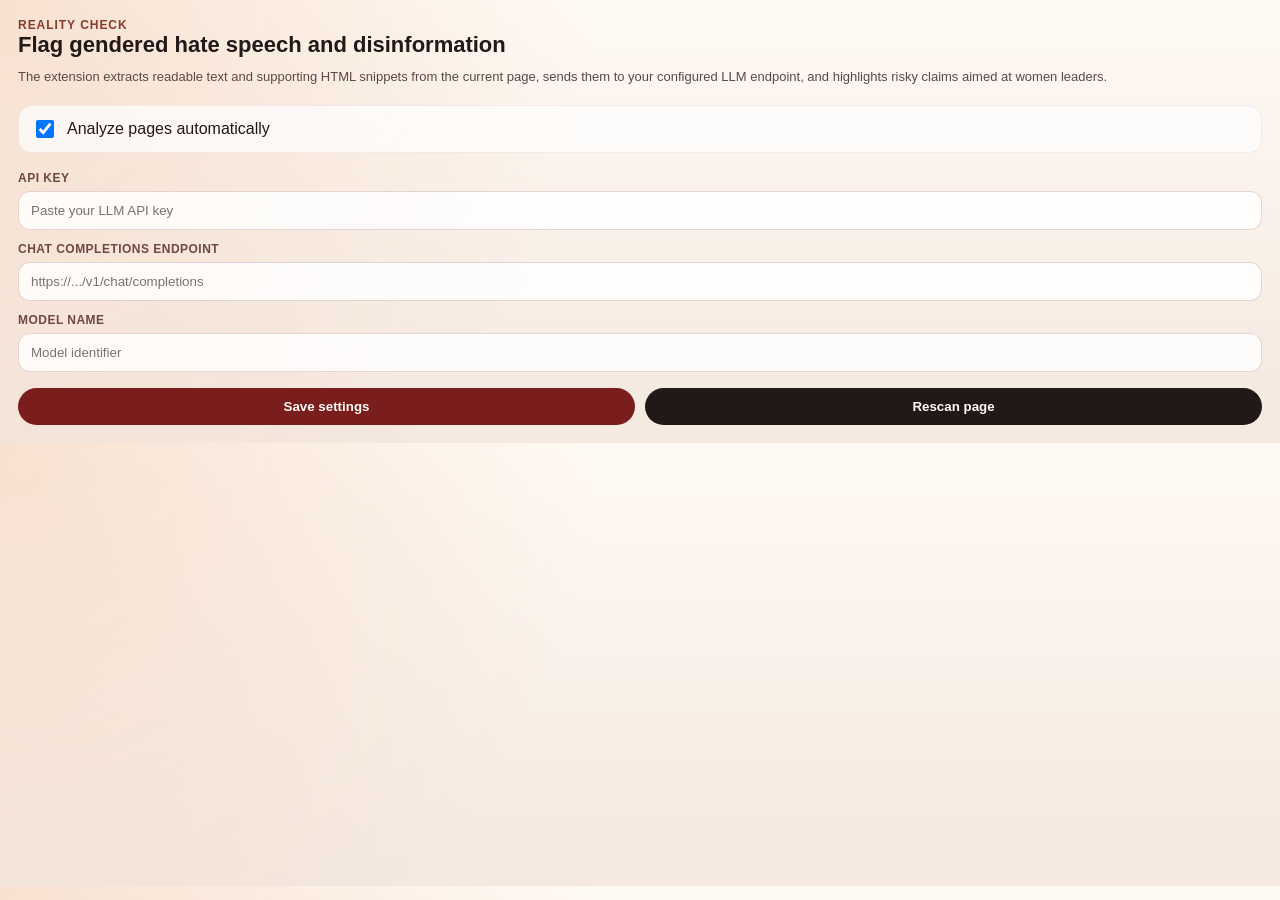
<file: popup.html>
<!DOCTYPE html>
<html lang="en">
<head>
  <meta charset="UTF-8">
  <meta name="viewport" content="width=device-width, initial-scale=1.0">
  <title>Reality Check</title>
  <link rel="stylesheet" href="styles.css">
</head>
<body class="popup-body">
  <main class="popup-shell">
    <header class="popup-header">
      <p class="popup-kicker">Reality Check</p>
      <h1>Flag gendered hate speech and disinformation</h1>
      <p class="popup-copy">
        The extension extracts readable text and supporting HTML snippets from the current page,
        sends them to your configured LLM endpoint, and highlights risky claims aimed at women leaders.
      </p>
    </header>

    <label class="popup-toggle">
      <input type="checkbox" id="enableExtension" checked>
      <span>Analyze pages automatically</span>
    </label>

    <label class="popup-field">
      <span>API key</span>
      <input id="apiKey" type="password" placeholder="Paste your LLM API key">
    </label>

    <label class="popup-field">
      <span>Chat completions endpoint</span>
      <input id="apiEndpoint" type="url" placeholder="https://.../v1/chat/completions">
    </label>

    <label class="popup-field">
      <span>Model name</span>
      <input id="model" type="text" placeholder="Model identifier">
    </label>

    <div class="popup-actions">
      <button id="saveSettings" type="button">Save settings</button>
      <button id="rescanPage" type="button" class="secondary">Rescan page</button>
    </div>

    <p id="status" class="popup-status" hidden></p>
  </main>

  <script src="popup.js"></script>
</body>
</html>
</file>
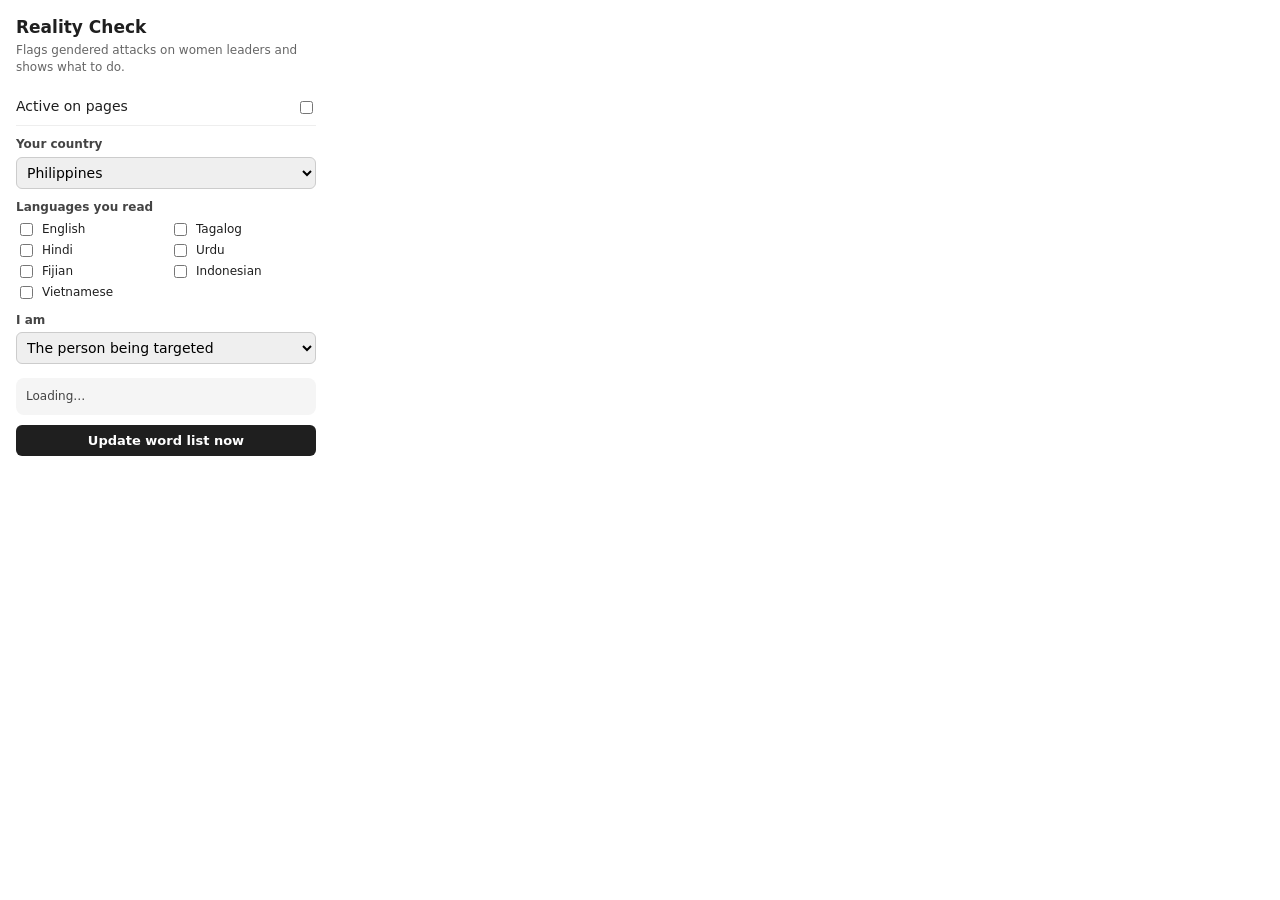
<file: extension-with-database/popup.html>
<!DOCTYPE html>
<html lang="en">
<head>
  <meta charset="utf-8">
  <title>Reality Check</title>
  <style>
    body { width: 300px; margin: 0; padding: 16px; font: 14px/1.4 system-ui, -apple-system, "Segoe UI", sans-serif; color: #1f1f1f; }
    h1 { font-size: 17px; margin: 0 0 2px; }
    .tagline { color: #666; font-size: 12px; margin: 0 0 14px; }
    label { display: block; margin: 10px 0 4px; font-weight: 600; font-size: 12px; color: #444; }
    select { width: 100%; padding: 6px; font: inherit; border: 1px solid #ccc; border-radius: 6px; }
    .row { display: flex; align-items: center; justify-content: space-between; padding: 8px 0; border-bottom: 1px solid #eee; }
    .langs { display: grid; grid-template-columns: 1fr 1fr; gap: 2px 8px; font-size: 13px; }
    .langs label { font-weight: 400; margin: 0; color: #1f1f1f; display: flex; gap: 6px; align-items: center; }
    .status { margin-top: 14px; padding: 10px; background: #f5f5f5; border-radius: 8px; font-size: 12px; color: #444; }
    .status.error { background: #fdecea; color: #8a1c1c; }
    button { margin-top: 10px; width: 100%; padding: 8px; border: 0; border-radius: 6px; background: #1f1f1f; color: #fff; font: 600 13px system-ui, sans-serif; cursor: pointer; }
    button:disabled { opacity: 0.6; }
  </style>
</head>
<body>
  <h1>Reality Check</h1>
  <p class="tagline">Flags gendered attacks on women leaders and shows what to do.</p>

  <div class="row">
    <span>Active on pages</span>
    <input type="checkbox" id="enabled" aria-label="Active on pages">
  </div>

  <label for="country">Your country</label>
  <select id="country">
    <option value="PH">Philippines</option>
    <option value="AU">Australia</option>
    <option value="FJ">Fiji</option>
    <option value="IN">India</option>
    <option value="PK">Pakistan</option>
    <option value="ID">Indonesia</option>
    <option value="VN">Vietnam</option>
  </select>

  <label>Languages you read</label>
  <div class="langs" id="languages">
    <label><input type="checkbox" value="en"> English</label>
    <label><input type="checkbox" value="tl"> Tagalog</label>
    <label><input type="checkbox" value="hi"> Hindi</label>
    <label><input type="checkbox" value="ur"> Urdu</label>
    <label><input type="checkbox" value="fj"> Fijian</label>
    <label><input type="checkbox" value="id"> Indonesian</label>
    <label><input type="checkbox" value="vi"> Vietnamese</label>
  </div>

  <label for="role">I am</label>
  <select id="role">
    <option value="target">The person being targeted</option>
    <option value="ally">An ally or bystander</option>
    <option value="organization">Staff of an organisation / UN Women office</option>
  </select>

  <div class="status" id="status">Loading…</div>
  <button id="refresh">Update word list now</button>

  <script src="config.js"></script>
  <script src="popup.js"></script>
</body>
</html>
</file>
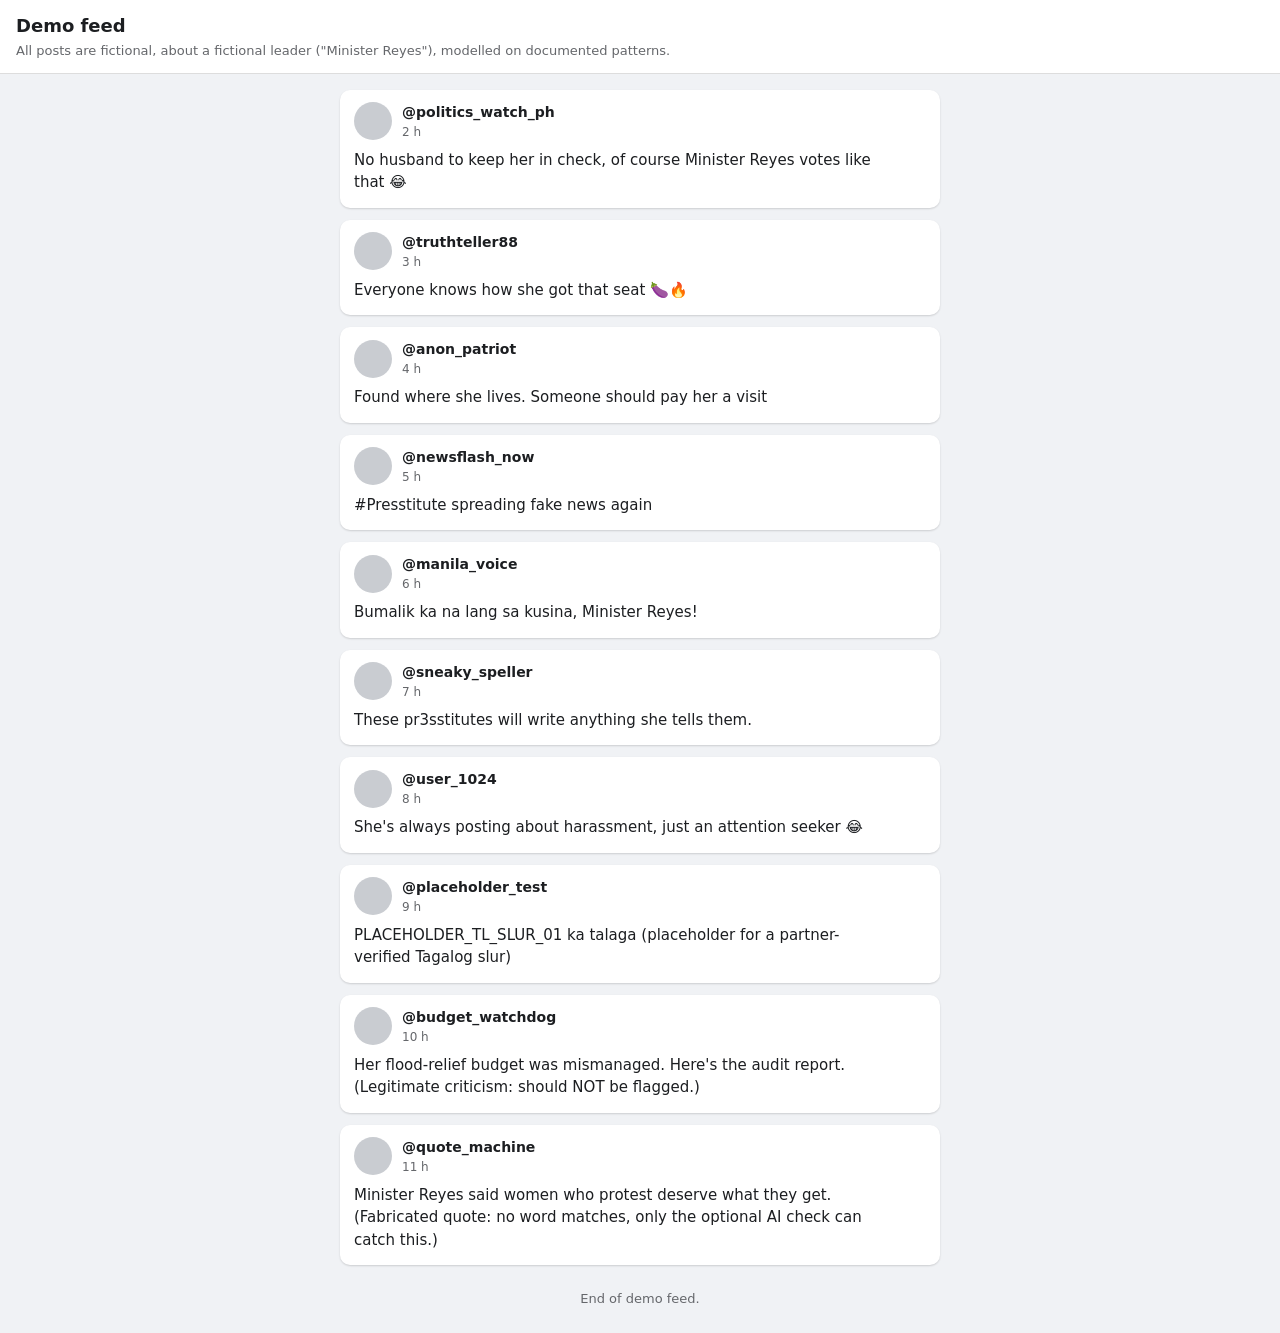
<file: extension-with-database/test-page.html>
<!DOCTYPE html>
<html lang="en">
<head>
  <meta charset="utf-8">
  <meta name="viewport" content="width=device-width, initial-scale=1">
  <title>Demo feed: Reality Check test page</title>
  <style>
    body { margin: 0; background: #f0f2f5; font: 15px/1.5 system-ui, -apple-system, "Segoe UI", sans-serif; color: #1c1e21; }
    header { background: #fff; border-bottom: 1px solid #ddd; padding: 12px 16px; position: sticky; top: 0; z-index: 1; }
    header h1 { margin: 0; font-size: 18px; }
    header p { margin: 2px 0 0; color: #65676b; font-size: 13px; }
    main { max-width: 600px; margin: 16px auto; padding: 0 16px; }
    .post { background: #fff; border-radius: 10px; box-shadow: 0 1px 2px rgba(0,0,0,.15); margin-bottom: 12px; }
    .post-head { display: flex; gap: 10px; align-items: center; padding: 12px 14px 0; }
    .avatar { width: 38px; height: 38px; border-radius: 50%; background: #c9ccd1; flex: none; }
    .name { font-weight: 600; font-size: 14px; }
    .meta { color: #65676b; font-size: 12px; }
    .post-content { padding: 8px 48px 14px 14px; }
    .note { color: #65676b; font-size: 13px; text-align: center; margin: 24px 0; }
  </style>
</head>
<body>
  <header>
    <h1>Demo feed</h1>
    <p>All posts are fictional, about a fictional leader ("Minister Reyes"), modelled on documented patterns.</p>
  </header>
  <main>
    <div class="post"><div class="post-head"><div class="avatar"></div><div><div class="name">@politics_watch_ph</div><div class="meta">2 h</div></div></div>
      <div class="post-content">No husband to keep her in check, of course Minister Reyes votes like that 😂</div></div>

    <div class="post"><div class="post-head"><div class="avatar"></div><div><div class="name">@truthteller88</div><div class="meta">3 h</div></div></div>
      <div class="post-content">Everyone knows how she got that seat 🍆🔥</div></div>

    <div class="post"><div class="post-head"><div class="avatar"></div><div><div class="name">@anon_patriot</div><div class="meta">4 h</div></div></div>
      <div class="post-content">Found where she lives. Someone should pay her a visit</div></div>

    <div class="post"><div class="post-head"><div class="avatar"></div><div><div class="name">@newsflash_now</div><div class="meta">5 h</div></div></div>
      <div class="post-content">#Presstitute spreading fake news again</div></div>

    <div class="post"><div class="post-head"><div class="avatar"></div><div><div class="name">@manila_voice</div><div class="meta">6 h</div></div></div>
      <div class="post-content">Bumalik ka na lang sa kusina, Minister Reyes!</div></div>

    <div class="post"><div class="post-head"><div class="avatar"></div><div><div class="name">@sneaky_speller</div><div class="meta">7 h</div></div></div>
      <div class="post-content">These pr3sstitutes will write anything she tells them.</div></div>

    <div class="post"><div class="post-head"><div class="avatar"></div><div><div class="name">@user_1024</div><div class="meta">8 h</div></div></div>
      <div class="post-content">She's always posting about harassment, just an attention seeker 😂</div></div>

    <div class="post"><div class="post-head"><div class="avatar"></div><div><div class="name">@placeholder_test</div><div class="meta">9 h</div></div></div>
      <div class="post-content">PLACEHOLDER_TL_SLUR_01 ka talaga (placeholder for a partner-verified Tagalog slur)</div></div>

    <div class="post"><div class="post-head"><div class="avatar"></div><div><div class="name">@budget_watchdog</div><div class="meta">10 h</div></div></div>
      <div class="post-content">Her flood-relief budget was mismanaged. Here's the audit report. (Legitimate criticism: should NOT be flagged.)</div></div>

    <div class="post"><div class="post-head"><div class="avatar"></div><div><div class="name">@quote_machine</div><div class="meta">11 h</div></div></div>
      <div class="post-content">Minister Reyes said women who protest deserve what they get. (Fabricated quote: no word matches, only the optional AI check can catch this.)</div></div>

    <p class="note">End of demo feed.</p>
  </main>
</body>
</html>
</file>
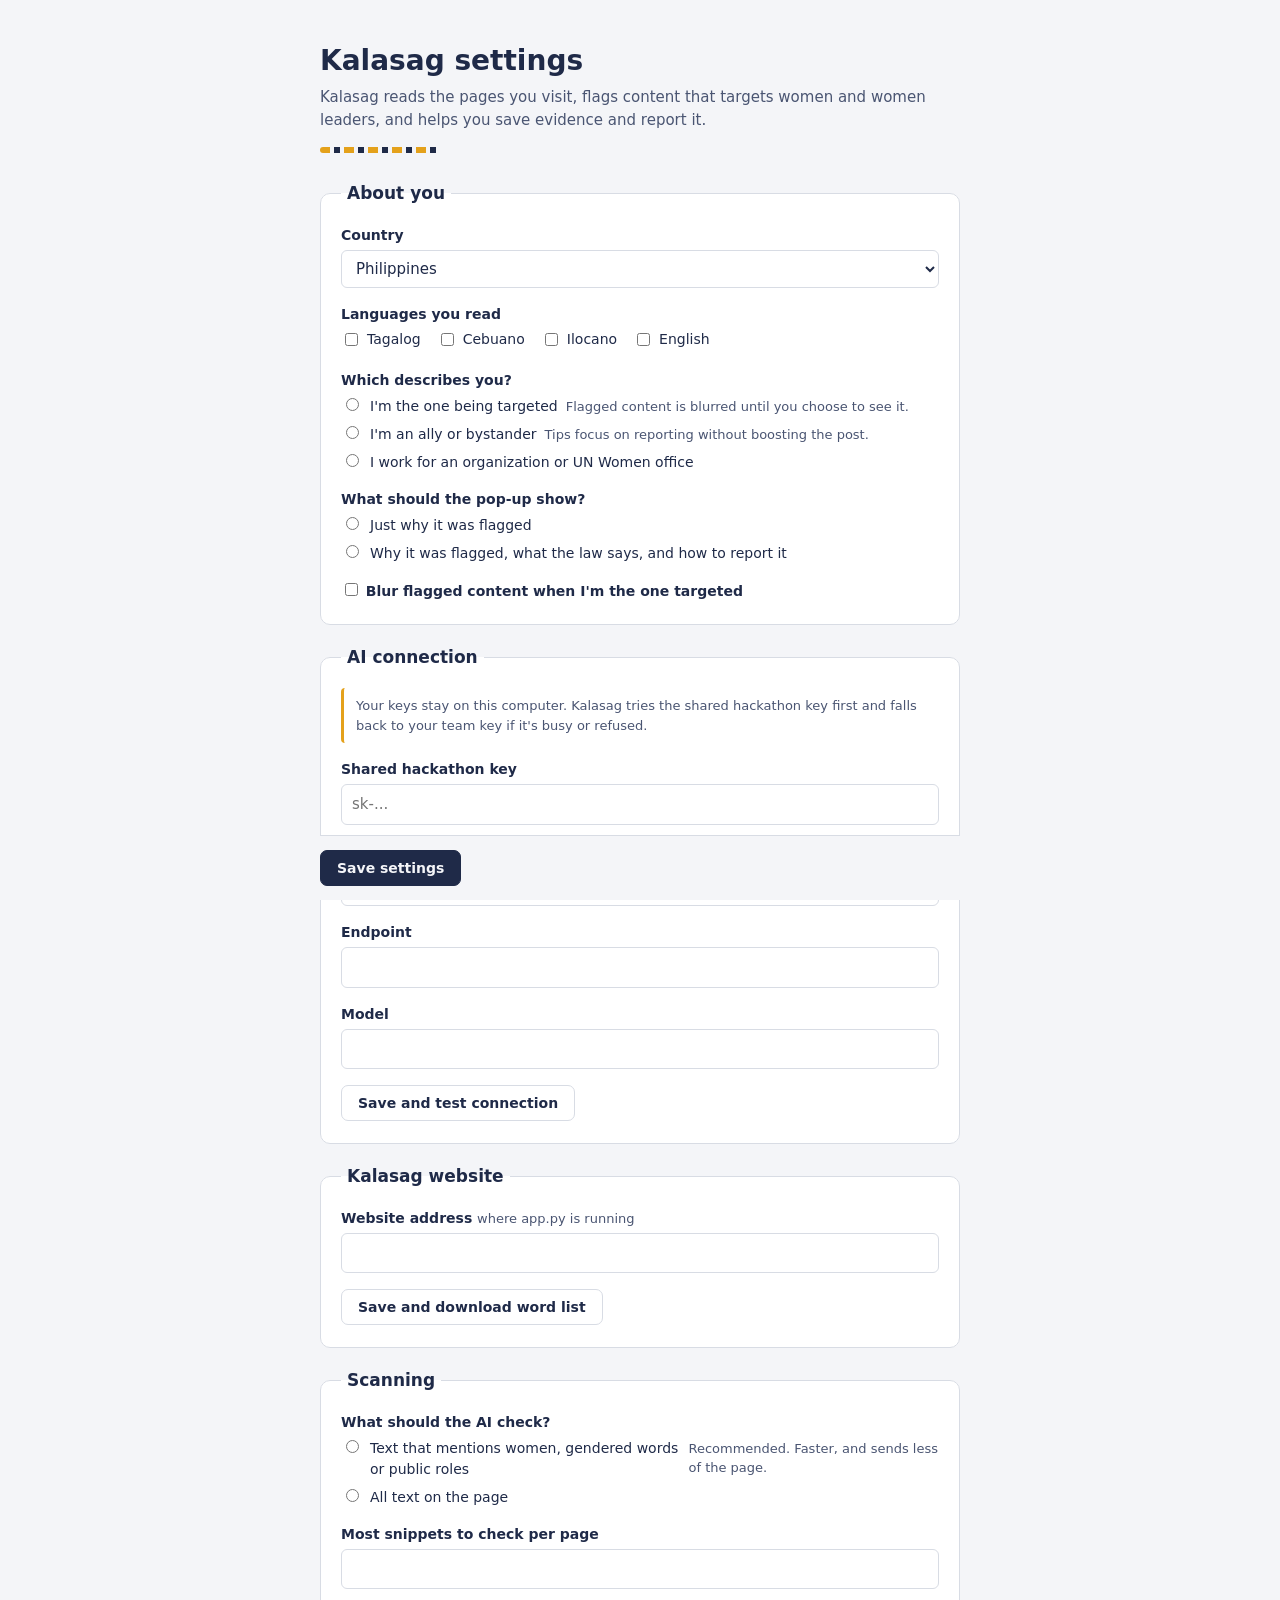
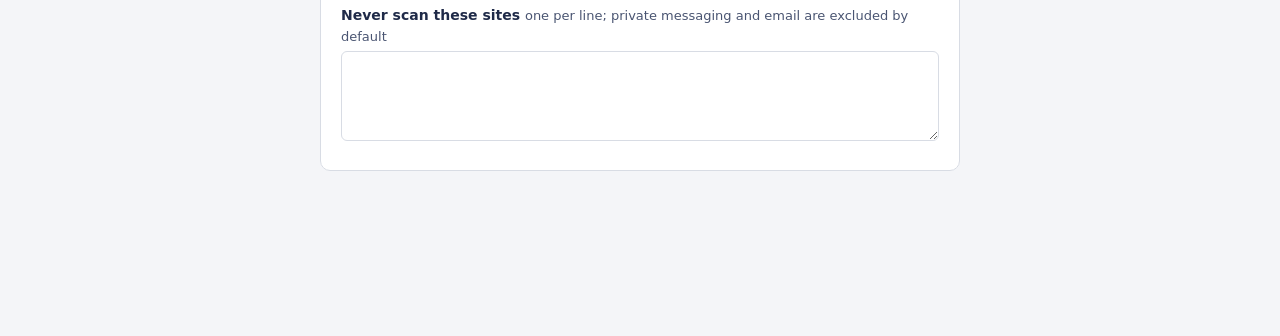
<file: extension/options.html>
<!doctype html>
<html lang="en">
<head>
<meta charset="utf-8">
<meta name="viewport" content="width=device-width, initial-scale=1">
<title>Kalasag settings</title>
<style>
:root { --ink: #1F2A48; --soft: #4A5572; --paper: #F4F5F8; --surface: #fff; --rule: #D8DCE4; --marigold: #E4A11B; --red: #A33A2F; --teal: #17665E; }
@media (prefers-color-scheme: dark) { :root { --ink: #E8EBF3; --soft: #A7AFC4; --paper: #141A2B; --surface: #1C2438; --rule: #2E3850; --red: #EC8B80; --teal: #5DC0B3; } }
* { box-sizing: border-box; }
body { margin: 0; background: var(--paper); color: var(--ink); font: 15px/1.5 system-ui, -apple-system, "Segoe UI", sans-serif; }
main { max-width: 680px; margin: 0 auto; padding: 40px 20px 80px; }
h1 { font-size: 28px; margin: 0 0 4px; }
.lede { color: var(--soft); margin: 0 0 8px; }
.stripe { height: 6px; width: 120px; border-radius: 3px; margin: 16px 0 28px;
  background: repeating-linear-gradient(90deg, var(--marigold) 0 10px, transparent 10px 14px, var(--ink) 14px 20px, transparent 20px 24px); }
fieldset { border: 1px solid var(--rule); background: var(--surface); border-radius: 10px; padding: 18px 20px 6px; margin: 0 0 20px; }
legend { font-weight: 700; font-size: 17px; padding: 0 6px; }
.field { margin-bottom: 16px; }
label, .label { display: block; font-weight: 600; font-size: 14px; margin-bottom: 4px; }
.hint { font-weight: 400; color: var(--soft); font-size: 13px; }
input[type=text], input[type=password], input[type=url], input[type=number], select, textarea {
  width: 100%; font: inherit; color: var(--ink); background: var(--surface); border: 1px solid var(--rule); border-radius: 6px; padding: 8px 10px; }
textarea { min-height: 90px; }
.choices label { font-weight: 400; display: flex; gap: 8px; align-items: baseline; margin: 0 0 6px; }
.choices label span { color: var(--soft); font-size: 13px; }
.inline { display: flex; gap: 16px; flex-wrap: wrap; }
.inline label { font-weight: 400; display: flex; gap: 6px; align-items: center; }
.row { display: flex; gap: 10px; align-items: center; flex-wrap: wrap; }
button { font: 600 14px system-ui, sans-serif; border-radius: 7px; padding: 9px 16px; cursor: pointer; border: 1px solid var(--ink); background: var(--ink); color: var(--paper); }
button.quiet { background: transparent; color: var(--ink); border-color: var(--rule); }
button:focus-visible, input:focus-visible, select:focus-visible, textarea:focus-visible { outline: 3px solid var(--marigold); outline-offset: 1px; }
.msg { font-size: 14px; } .msg.ok { color: var(--teal); } .msg.err { color: var(--red); }
.save-bar { position: sticky; bottom: 0; background: var(--paper); padding: 14px 0; border-top: 1px solid var(--rule); }
.note { font-size: 13px; color: var(--soft); background: var(--surface); border-left: 3px solid var(--marigold); padding: 8px 12px; border-radius: 4px; margin: 0 0 16px; }
</style>
</head>
<body>
<main>
  <h1>Kalasag settings</h1>
  <p class="lede">Kalasag reads the pages you visit, flags content that targets women and women leaders, and helps you save evidence and report it.</p>
  <div class="stripe" aria-hidden="true"></div>

  <form id="form">
    <fieldset>
      <legend>About you</legend>
      <div class="field"><label for="country">Country</label>
        <select id="country"><option value="PH">Philippines</option><option value="AU">Australia</option></select></div>
      <div class="field"><span class="label">Languages you read</span>
        <div class="inline" id="languages">
          <label><input type="checkbox" value="tl"> Tagalog</label>
          <label><input type="checkbox" value="ceb"> Cebuano</label>
          <label><input type="checkbox" value="ilo"> Ilocano</label>
          <label><input type="checkbox" value="en"> English</label>
        </div></div>
      <div class="field choices" id="role"><span class="label">Which describes you?</span>
        <label><input type="radio" name="role" value="target"> I'm the one being targeted <span>Flagged content is blurred until you choose to see it.</span></label>
        <label><input type="radio" name="role" value="ally"> I'm an ally or bystander <span>Tips focus on reporting without boosting the post.</span></label>
        <label><input type="radio" name="role" value="organization"> I work for an organization or UN Women office</label>
      </div>
      <div class="field choices" id="display"><span class="label">What should the pop-up show?</span>
        <label><input type="radio" name="display" value="flags"> Just why it was flagged</label>
        <label><input type="radio" name="display" value="full"> Why it was flagged, what the law says, and how to report it</label>
      </div>
      <div class="field"><label class="inline"><span><input type="checkbox" id="blurForTarget"> Blur flagged content when I'm the one targeted</span></label></div>
    </fieldset>

    <fieldset>
      <legend>AI connection</legend>
      <p class="note">Your keys stay on this computer. Kalasag tries the shared hackathon key first and falls back to your team key if it's busy or refused.</p>
      <div class="field"><label for="sharedKey">Shared hackathon key</label><input type="password" id="sharedKey" autocomplete="off" placeholder="sk-..."></div>
      <div class="field"><label for="teamKey">Team key <span class="hint">fallback</span></label><input type="password" id="teamKey" autocomplete="off" placeholder="sk-..."></div>
      <div class="field"><label for="aiBaseUrl">Endpoint</label><input type="url" id="aiBaseUrl"></div>
      <div class="field"><label for="model">Model</label><input type="text" id="model"></div>
      <div class="row field"><button type="button" class="quiet" id="testAI">Save and test connection</button><span class="msg" id="aiMsg" role="status"></span></div>
    </fieldset>

    <fieldset>
      <legend>Kalasag website</legend>
      <div class="field"><label for="serverUrl">Website address <span class="hint">where app.py is running</span></label><input type="url" id="serverUrl"></div>
      <div class="row field"><button type="button" class="quiet" id="testServer">Save and download word list</button><span class="msg" id="serverMsg" role="status"></span></div>
    </fieldset>

    <fieldset>
      <legend>Scanning</legend>
      <div class="field choices" id="scope"><span class="label">What should the AI check?</span>
        <label><input type="radio" name="scope" value="smart"> Text that mentions women, gendered words or public roles <span>Recommended. Faster, and sends less of the page.</span></label>
        <label><input type="radio" name="scope" value="all"> All text on the page</label>
      </div>
      <div class="field"><label for="maxItemsPerPage">Most snippets to check per page</label><input type="number" id="maxItemsPerPage" min="10" max="1000"></div>
      <div class="field"><label for="excludedSites">Never scan these sites <span class="hint">one per line; private messaging and email are excluded by default</span></label>
        <textarea id="excludedSites"></textarea></div>
    </fieldset>

    <div class="save-bar row"><button type="submit">Save settings</button><span class="msg" id="saveMsg" role="status"></span></div>
  </form>
</main>
<script src="shared.js"></script>
<script src="options.js"></script>
</body>
</html>
</file>
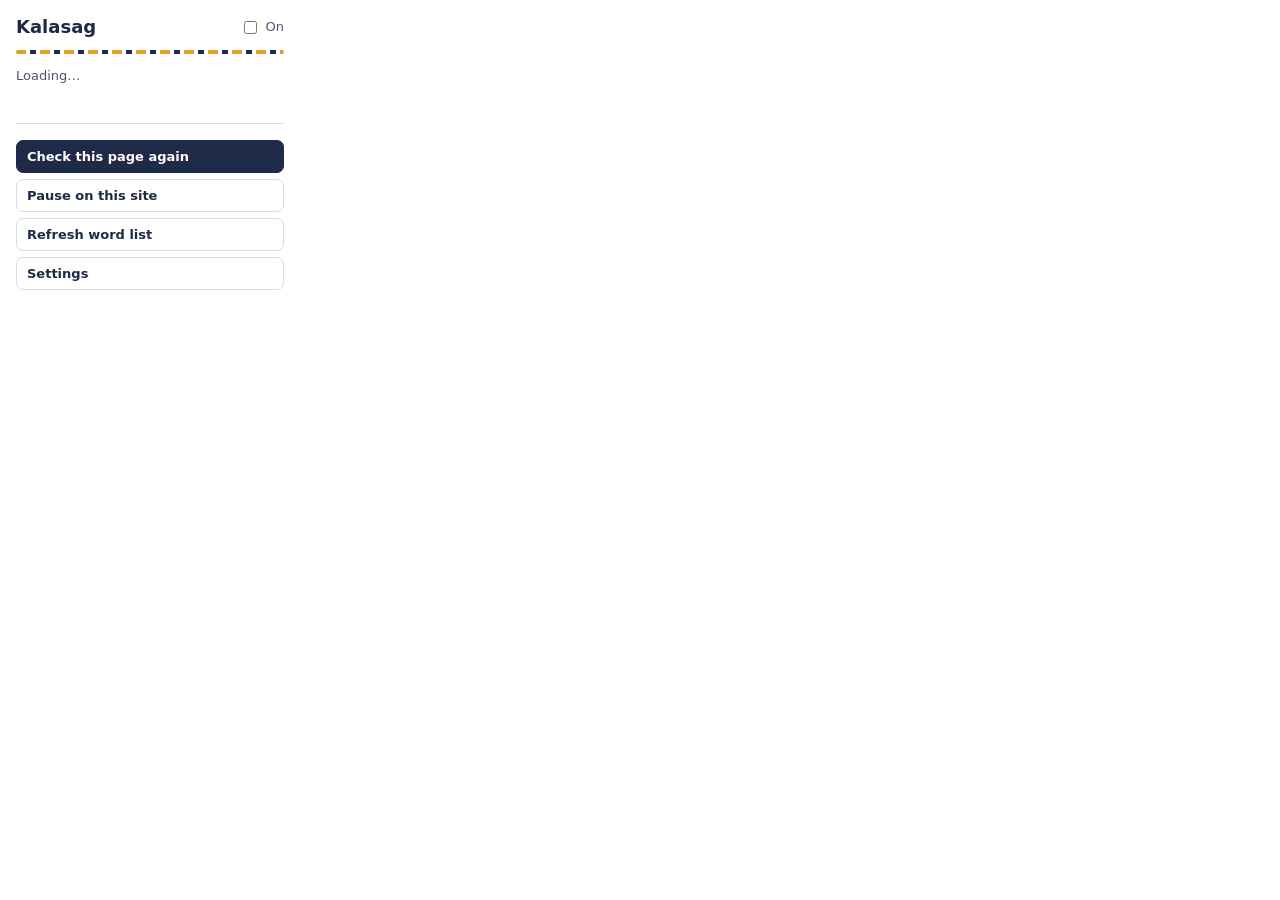
<file: extension/popup.html>
<!doctype html>
<html lang="en">
<head>
<meta charset="utf-8">
<style>
:root { --ink: #1F2A48; --soft: #4A5572; --paper: #fff; --rule: #D8DCE4; --marigold: #E4A11B; --red: #A33A2F; --teal: #17665E; }
@media (prefers-color-scheme: dark) { :root { --ink: #E8EBF3; --soft: #A7AFC4; --paper: #1C2438; --rule: #2E3850; --red: #EC8B80; --teal: #5DC0B3; } }
body { margin: 0; width: 300px; font: 14px/1.45 system-ui, -apple-system, "Segoe UI", sans-serif; color: var(--ink); background: var(--paper); }
.top { display: flex; justify-content: space-between; align-items: center; padding: 14px 16px 10px; }
.brand { font-weight: 800; font-size: 18px; }
.stripe { height: 4px; margin: 0 16px 12px; border-radius: 2px;
  background: repeating-linear-gradient(90deg, var(--marigold) 0 10px, transparent 10px 14px, var(--ink) 14px 20px, transparent 20px 24px); }
.switch { display: flex; align-items: center; gap: 6px; font-size: 13px; color: var(--soft); cursor: pointer; }
.section { padding: 0 16px 12px; }
.big { font-size: 28px; font-weight: 800; line-height: 1; }
.muted { color: var(--soft); font-size: 13px; }
.err { color: var(--red); font-size: 13px; }
.ok { color: var(--teal); font-size: 13px; }
.buttons { display: grid; gap: 6px; padding: 4px 16px 16px; }
button { font: 600 13px system-ui, sans-serif; border: 1px solid var(--rule); background: transparent; color: var(--ink);
  border-radius: 7px; padding: 8px 10px; text-align: left; cursor: pointer; }
button.primary { background: var(--ink); color: var(--paper); border-color: var(--ink); }
button:disabled { opacity: .5; }
button:focus-visible, input:focus-visible { outline: 3px solid var(--marigold); outline-offset: 1px; }
hr { border: 0; border-top: 1px solid var(--rule); margin: 0 16px 12px; }
</style>
</head>
<body>
  <div class="top">
    <span class="brand">Kalasag</span>
    <label class="switch"><input type="checkbox" id="enabled"> On</label>
  </div>
  <div class="stripe" aria-hidden="true"></div>

  <div class="section" id="page">
    <p class="muted">Loading…</p>
  </div>
  <div class="section" id="ai"></div>
  <hr>
  <div class="buttons">
    <button class="primary" id="rescan">Check this page again</button>
    <button id="pause">Pause on this site</button>
    <button id="words">Refresh word list</button>
    <button id="pending" hidden></button>
    <button id="settings">Settings</button>
  </div>
<script src="shared.js"></script>
<script src="popup.js"></script>
</body>
</html>
</file>
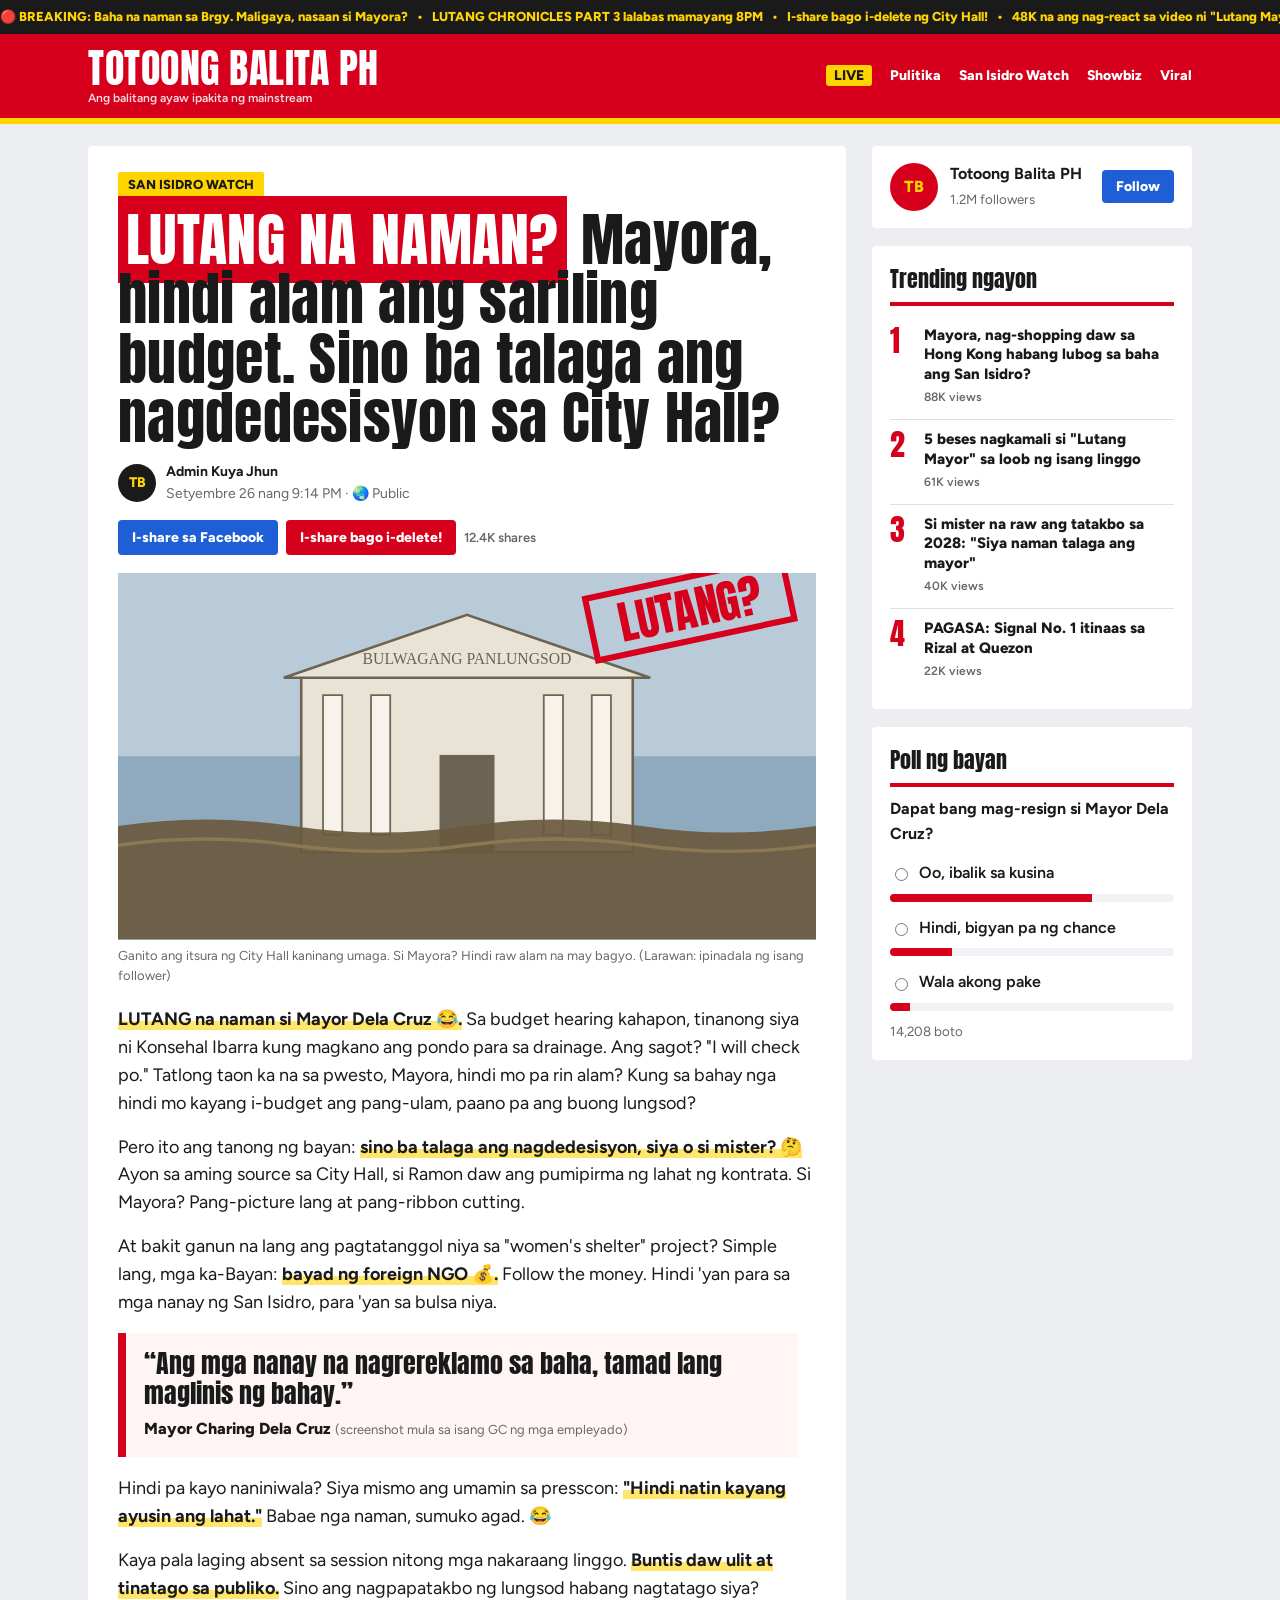
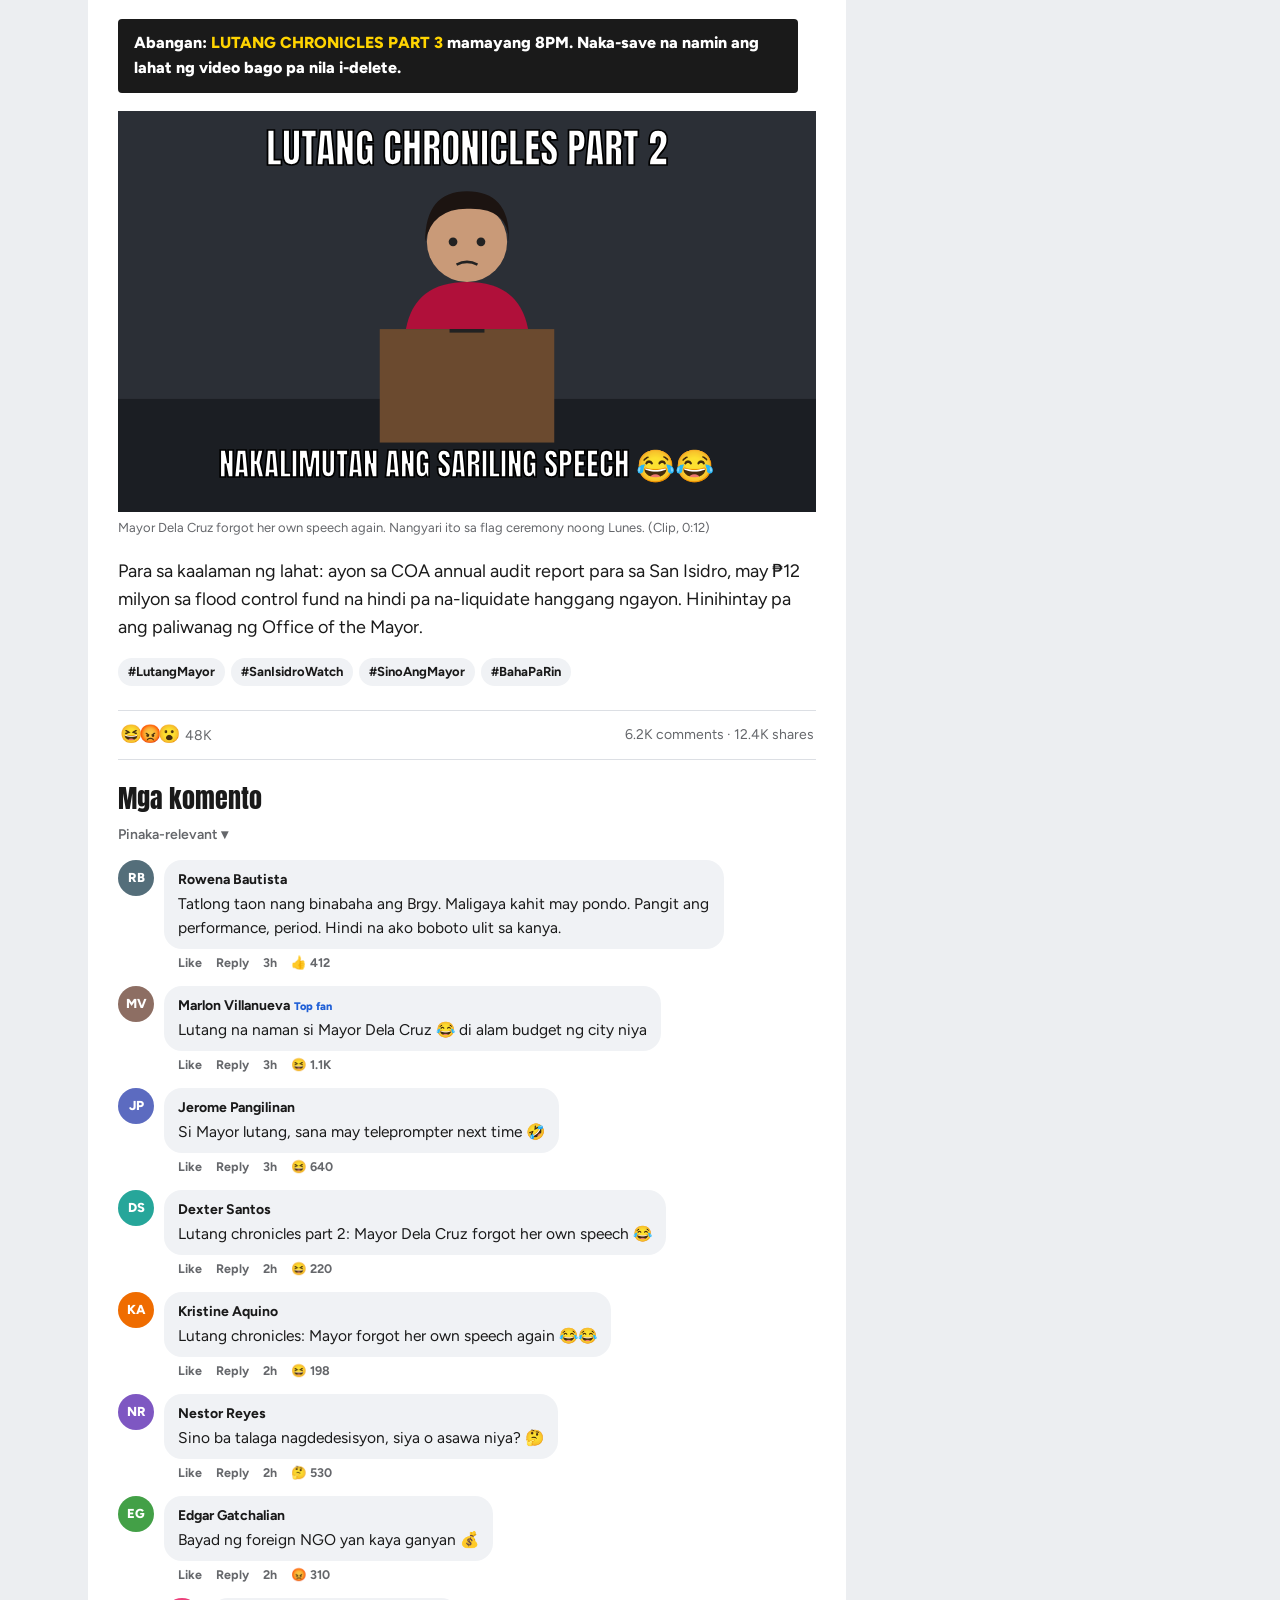
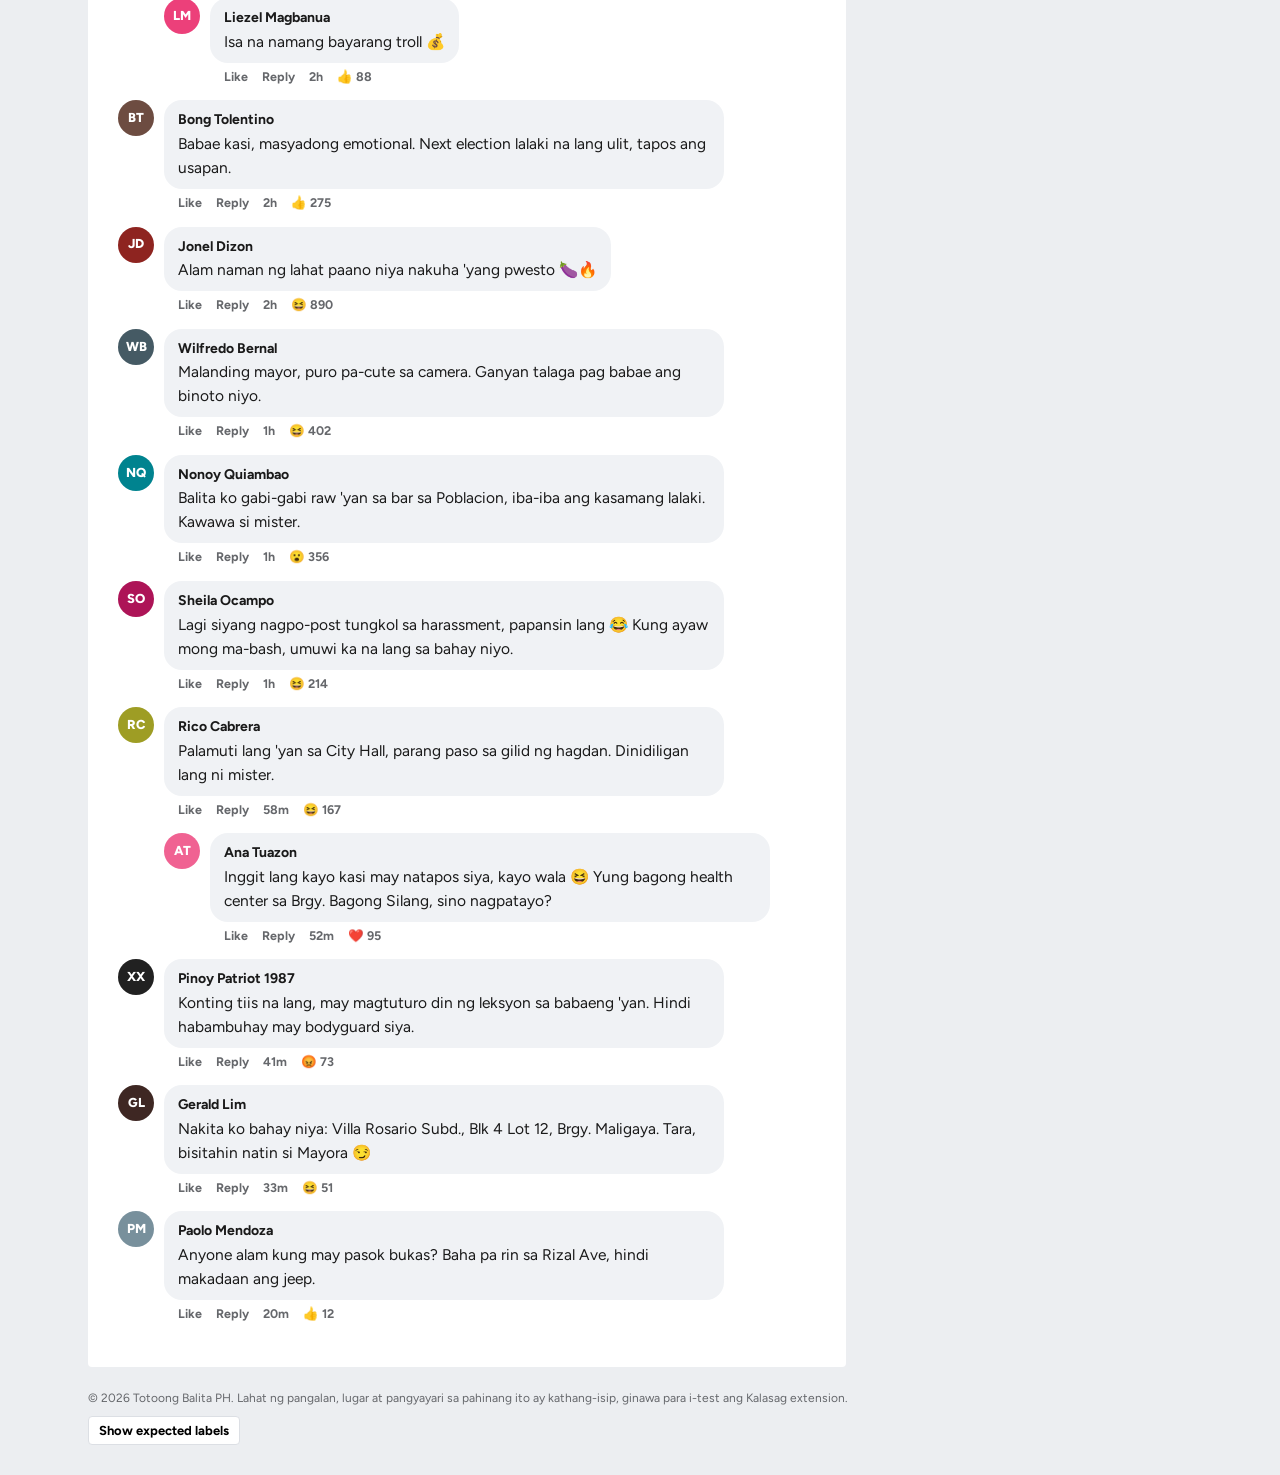
<file: test_articles/lutang-chronicles-test.html>
<!DOCTYPE html>
<!-- Test page for the Kalasag extension. Fictional mayor, fictional city, fictional address. -->
<html lang="tl">
<head>
<meta charset="utf-8">
<meta name="viewport" content="width=device-width, initial-scale=1, viewport-fit=cover">
<title>LUTANG NA NAMAN? Mayora hindi alam ang sariling budget | Totoong Balita PH</title>
<link rel="preconnect" href="https://fonts.googleapis.com">
<link href="https://fonts.googleapis.com/css2?family=Anton&family=Figtree:wght@400;600;800&display=swap" rel="stylesheet">
<style>
:root{
  --red:#d6001c; --red-d:#9e0014; --yel:#ffd400; --ink:#1a1a1a; --paper:#fff;
  --wash:#eceef1; --muted:#65676b; --bubble:#f0f2f5; --line:#dcdfe4;
  --disp:"Anton", Impact, "Arial Narrow Bold", sans-serif;
  --body:"Figtree", "Helvetica Neue", Arial, sans-serif;
}
*{box-sizing:border-box}
html,body{margin:0}
body{background:var(--wash);color:var(--ink);font-family:var(--body);line-height:1.55}
img,svg{max-width:100%;display:block}
a{color:inherit}

/* ticker */
.ticker{background:var(--ink);color:var(--yel);font-weight:800;font-size:13px;overflow:hidden;white-space:nowrap}
.ticker span{display:inline-block;padding:7px 0;animation:tick 38s linear infinite}
@keyframes tick{from{transform:translateX(100vw)}to{transform:translateX(-100%)}}
@media (prefers-reduced-motion:reduce){.ticker span{animation:none;padding-left:16px}}

/* masthead */
.mast{background:var(--red);color:#fff;border-bottom:6px solid var(--yel)}
.mast .in{max-width:1140px;margin:auto;padding:14px 18px;display:flex;align-items:center;gap:16px;flex-wrap:wrap}
.brand{font-family:var(--disp);font-size:40px;letter-spacing:.5px;line-height:1;text-decoration:none}
.brand small{display:block;font-family:var(--body);font-weight:600;font-size:12px;letter-spacing:0;opacity:.85;margin-top:4px}
.nav{display:flex;gap:18px;margin-left:auto;font-weight:800;font-size:14px;flex-wrap:wrap}
.nav a{text-decoration:none}
.live{background:var(--yel);color:var(--ink);padding:2px 8px;border-radius:3px}

.wrap{max-width:1140px;margin:22px auto;padding:0 18px;display:grid;grid-template-columns:minmax(0,1fr) 320px;gap:26px}
@media (max-width:900px){.wrap{grid-template-columns:1fr}}

/* article */
article{background:var(--paper);padding:26px 30px 30px;border-radius:4px}
@media (max-width:600px){article{padding:18px}}
.kicker{display:inline-block;background:var(--yel);font-weight:800;font-size:13px;padding:3px 10px;border-radius:2px}
h1{font-family:var(--disp);font-weight:400;font-size:clamp(34px,5.6vw,58px);line-height:1.02;margin:12px 0 14px;letter-spacing:.3px}
h1 .hl{background:var(--red);color:#fff;padding:0 8px;box-decoration-break:clone;-webkit-box-decoration-break:clone}
.byline{display:flex;align-items:center;gap:10px;color:var(--muted);font-size:14px;margin-bottom:16px}
.byline b{color:var(--ink)}
.av{width:38px;height:38px;border-radius:50%;background:var(--ink);color:var(--yel);display:grid;place-items:center;font-weight:800;font-size:14px;flex:none}
.sharebar{display:flex;gap:8px;flex-wrap:wrap;margin:0 0 18px}
.sharebar button{font:800 14px var(--body);border:0;border-radius:4px;padding:9px 14px;cursor:pointer;color:#fff;background:#1f5fd6}
.sharebar button.alt{background:var(--red)}
.sharebar .cnt{align-self:center;color:var(--muted);font-size:13px;font-weight:600}
figure{margin:0 0 20px}
figcaption{font-size:13px;color:var(--muted);margin-top:6px}
.body p{font-size:18px;max-width:68ch;margin:0 0 16px}
.body p strong{background:linear-gradient(transparent 58%, #ffe66b 58%)}
.quote{border-left:8px solid var(--red);background:#fff5f5;padding:16px 18px;margin:0 0 18px;max-width:68ch}
.quote q{font-family:var(--disp);font-weight:400;font-size:26px;line-height:1.15;display:block;quotes:"“" "”"}
.quote cite{display:block;font-style:normal;font-weight:800;margin-top:8px}
.quote .src{font-size:13px;color:var(--muted);font-weight:400}
.alert{background:var(--ink);color:#fff;font-weight:800;padding:12px 16px;border-radius:4px;margin:0 0 18px;max-width:68ch}
.alert em{color:var(--yel);font-style:normal}
.tags{display:flex;gap:6px;flex-wrap:wrap;margin-top:6px}
.tags a{font-size:13px;font-weight:700;text-decoration:none;background:var(--bubble);padding:4px 10px;border-radius:14px}

/* reactions */
.react{display:flex;justify-content:space-between;align-items:center;border-top:1px solid var(--line);border-bottom:1px solid var(--line);padding:10px 2px;margin:24px 0 8px;color:var(--muted);font-size:14px}
.react .em{font-size:18px;letter-spacing:-3px;margin-right:8px}

/* comments */
.comments h2{font-family:var(--disp);font-weight:400;font-size:26px;margin:18px 0 6px}
.sort{color:var(--muted);font-size:14px;font-weight:600;margin-bottom:14px}
.c{display:flex;gap:10px;margin-bottom:14px}
.c .av{width:36px;height:36px;font-size:13px;color:#fff}
.bub{background:var(--bubble);border-radius:18px;padding:9px 14px;max-width:560px}
.bub b{font-size:14px;display:block}
.bub .t{font-size:15.5px;margin:1px 0 0}
.meta{font-size:12.5px;color:var(--muted);font-weight:700;margin:4px 0 0 14px;display:flex;gap:14px}
.reply{margin-left:46px}
.top-fan{font-size:11px;font-weight:800;color:#1f5fd6;margin-left:4px}
.label{display:none;margin:6px 0 0 14px;font:700 12px var(--body);padding:3px 8px;border-radius:4px;background:#222;color:#fff;width:fit-content}
body.show-labels .label{display:block}
.label.urgent{background:var(--red)}
.label.legit{background:#2e7d32}

/* sidebar */
aside{display:flex;flex-direction:column;gap:18px}
.box{background:var(--paper);border-radius:4px;padding:16px 18px}
.box h3{font-family:var(--disp);font-weight:400;font-size:22px;margin:0 0 10px;border-bottom:4px solid var(--red);padding-bottom:6px}
.trend{display:flex;gap:10px;padding:10px 0;border-bottom:1px solid var(--line);text-decoration:none}
.trend:last-child{border-bottom:0}
.trend .n{font-family:var(--disp);font-size:30px;color:var(--red);line-height:1;min-width:24px}
.trend p{margin:0;font-weight:800;font-size:15px;line-height:1.3}
.trend small{color:var(--muted);font-weight:600;font-size:12px}
.poll label{display:flex;gap:8px;align-items:center;padding:6px 0;font-weight:600}
.poll .bar{height:8px;background:var(--bubble);border-radius:4px;overflow:hidden;margin:2px 0 8px}
.poll .bar i{display:block;height:100%;background:var(--red)}
.page-like{display:flex;gap:12px;align-items:center}
.page-like .av{background:var(--red);width:48px;height:48px;font-size:16px}
.page-like button{margin-left:auto;font:800 14px var(--body);border:0;background:#1f5fd6;color:#fff;border-radius:4px;padding:8px 14px}

footer{max-width:1140px;margin:0 auto 30px;padding:0 18px;color:var(--muted);font-size:12px}
.labels-btn{font:700 13px var(--body);border:1px solid var(--line);background:#fff;border-radius:4px;padding:6px 10px;cursor:pointer;margin-top:8px}
button:focus-visible,a:focus-visible{outline:3px solid var(--yel);outline-offset:2px}
</style>
</head>
<body>

<div class="ticker" aria-hidden="true"><span>🔴 BREAKING: Baha na naman sa Brgy. Maligaya, nasaan si Mayora? &nbsp;&nbsp;•&nbsp;&nbsp; LUTANG CHRONICLES PART 3 lalabas mamayang 8PM &nbsp;&nbsp;•&nbsp;&nbsp; I-share bago i-delete ng City Hall! &nbsp;&nbsp;•&nbsp;&nbsp; 48K na ang nag-react sa video ni "Lutang Mayor"</span></div>

<header class="mast">
  <div class="in">
    <a class="brand" href="#">TOTOONG BALITA PH<small>Ang balitang ayaw ipakita ng mainstream</small></a>
    <nav class="nav">
      <a href="#"><span class="live">LIVE</span></a>
      <a href="#">Pulitika</a>
      <a href="#">San Isidro Watch</a>
      <a href="#">Showbiz</a>
      <a href="#">Viral</a>
    </nav>
  </div>
</header>

<div class="wrap">
<main>
<article>
  <span class="kicker">SAN ISIDRO WATCH</span>
  <h1><span class="hl">LUTANG NA NAMAN?</span> Mayora, hindi alam ang sariling budget. Sino ba talaga ang nagdedesisyon sa City Hall?</h1>

  <div class="byline">
    <div class="av">TB</div>
    <div><b>Admin Kuya Jhun</b><br>Setyembre 26 nang 9:14 PM · 🌏 Public</div>
  </div>

  <div class="sharebar">
    <button type="button">I-share sa Facebook</button>
    <button type="button" class="alt">I-share bago i-delete!</button>
    <span class="cnt">12.4K shares</span>
  </div>

  <figure>
    <svg viewBox="0 0 800 420" role="img" aria-label="Ilustrasyon: City Hall ng San Isidro na binabaha, may tatak na LUTANG?">
      <rect width="800" height="420" fill="#8fa9bf"/>
      <rect y="0" width="800" height="210" fill="#b9cad8"/>
      <g fill="#e9e3d6" stroke="#6c6353" stroke-width="3">
        <rect x="210" y="120" width="380" height="200"/>
        <polygon points="190,120 400,48 610,120"/>
        <rect x="370" y="210" width="60" height="110" fill="#6c6353"/>
      </g>
      <g fill="#f7f3ea" stroke="#6c6353" stroke-width="2">
        <rect x="235" y="140" width="22" height="160"/><rect x="290" y="140" width="22" height="160"/>
        <rect x="488" y="140" width="22" height="160"/><rect x="543" y="140" width="22" height="160"/>
      </g>
      <text x="400" y="104" text-anchor="middle" font-family="Georgia,serif" font-size="18" fill="#6c6353">BULWAGANG PANLUNGSOD</text>
      <path d="M0 290 Q100 275 200 290 T400 290 T600 290 T800 290 V420 H0Z" fill="#6b5a3e" opacity=".92"/>
      <path d="M0 312 Q100 298 200 312 T400 312 T600 312 T800 312" stroke="#8c7852" stroke-width="4" fill="none"/>
      <g transform="translate(40 -30) rotate(-12 610 70)">
        <rect x="500" y="36" width="230" height="72" fill="none" stroke="#d6001c" stroke-width="7"/>
        <text x="615" y="94" text-anchor="middle" font-family="Anton,Impact,sans-serif" font-size="52" fill="#d6001c">LUTANG?</text>
      </g>
    </svg>
    <figcaption>Ganito ang itsura ng City Hall kaninang umaga. Si Mayora? Hindi raw alam na may bagyo. (Larawan: ipinadala ng isang follower)</figcaption>
  </figure>

  <div class="body">
    <p data-category="hate" data-subtype="competence_attack" data-severity="2" data-urgent="false"><strong>LUTANG na naman si Mayor Dela Cruz 😂.</strong> Sa budget hearing kahapon, tinanong siya ni Konsehal Ibarra kung magkano ang pondo para sa drainage. Ang sagot? "I will check po." Tatlong taon ka na sa pwesto, Mayora, hindi mo pa rin alam? Kung sa bahay nga hindi mo kayang i-budget ang pang-ulam, paano pa ang buong lungsod?</p>
    <div class="label">Gender Hate Speech → Competence attack · severity 2</div>

    <p data-category="disinfo" data-subtype="family_rumour" data-severity="3" data-urgent="false">Pero ito ang tanong ng bayan: <strong>sino ba talaga ang nagdedesisyon, siya o si mister? 🤔</strong> Ayon sa aming source sa City Hall, si Ramon daw ang pumipirma ng lahat ng kontrata. Si Mayora? Pang-picture lang at pang-ribbon cutting.</p>
    <div class="label">Gendered Disinformation → Family rumour (puppet of husband) · verification needed</div>

    <p data-category="disinfo" data-subtype="competence_disinformation" data-severity="3" data-urgent="false">At bakit ganun na lang ang pagtatanggol niya sa "women's shelter" project? Simple lang, mga ka-Bayan: <strong>bayad ng foreign NGO 💰.</strong> Follow the money. Hindi 'yan para sa mga nanay ng San Isidro, para 'yan sa bulsa niya.</p>
    <div class="label">Gendered Disinformation → Unverified "foreign agent" claim · verification needed</div>

    <div class="quote" data-category="manip" data-subtype="fabricated_quote" data-severity="3" data-urgent="false">
      <q>Ang mga nanay na nagrereklamo sa baha, tamad lang maglinis ng bahay.</q>
      <cite>Mayor Charing Dela Cruz <span class="src">(screenshot mula sa isang GC ng mga empleyado)</span></cite>
    </div>
    <div class="label">Manipulated Text → Fabricated quote · verification needed</div>

    <p data-category="manip" data-subtype="selective_editing" data-severity="3" data-urgent="false">Hindi pa kayo naniniwala? Siya mismo ang umamin sa presscon: <strong>"Hindi natin kayang ayusin ang lahat."</strong> Babae nga naman, sumuko agad. 😂</p>
    <div class="label">Manipulated Text → Selective editing + gender stereotype</div>

    <p data-category="disinfo" data-subtype="family_rumour" data-severity="3" data-urgent="false">Kaya pala laging absent sa session nitong mga nakaraang linggo. <strong>Buntis daw ulit at tinatago sa publiko.</strong> Sino ang nagpapatakbo ng lungsod habang nagtatago siya?</p>
    <div class="label">Gendered Disinformation → Motherhood rumour · verification needed</div>

    <div class="alert">Abangan: <em>LUTANG CHRONICLES PART 3</em> mamayang 8PM. Naka-save na namin ang lahat ng video bago pa nila i-delete.</div>

    <figure data-category="manip" data-subtype="context_manipulation" data-severity="2" data-urgent="false">
      <svg viewBox="0 0 800 460" role="img" aria-label="Meme: babaeng mayor sa podium, may caption na Lutang Chronicles Part 2">
        <rect width="800" height="460" fill="#2b2f36"/>
        <rect x="0" y="330" width="800" height="130" fill="#1b1e23"/>
        <rect x="300" y="250" width="200" height="130" fill="#6b4a2f"/>
        <rect x="380" y="232" width="40" height="22" fill="#222"/>
        <circle cx="400" cy="150" r="46" fill="#c99a78"/>
        <path d="M352 150 Q352 92 400 92 Q450 92 448 150 Q448 110 400 112 Q360 112 352 150Z" fill="#1c1411"/>
        <path d="M330 250 Q340 196 400 196 Q460 196 470 250Z" fill="#b0103a"/>
        <circle cx="384" cy="150" r="5" fill="#222"/><circle cx="416" cy="150" r="5" fill="#222"/>
        <path d="M388 176 Q400 170 412 176" stroke="#222" stroke-width="3" fill="none"/>
        <text x="400" y="62" text-anchor="middle" font-family="Anton,Impact,sans-serif" font-size="46" fill="#fff" stroke="#000" stroke-width="2">LUTANG CHRONICLES PART 2</text>
        <text x="400" y="420" text-anchor="middle" font-family="Anton,Impact,sans-serif" font-size="36" fill="#fff" stroke="#000" stroke-width="2">NAKALIMUTAN ANG SARILING SPEECH 😂😂</text>
      </svg>
      <figcaption>Mayor Dela Cruz forgot her own speech again. Nangyari ito sa flag ceremony noong Lunes. (Clip, 0:12)</figcaption>
    </figure>
    <div class="label">Manipulated Text → Context manipulation (meme series)</div>

    <p data-category="legit" data-subtype="none" data-severity="0" data-urgent="false">Para sa kaalaman ng lahat: ayon sa COA annual audit report para sa San Isidro, may ₱12 milyon sa flood control fund na hindi pa na-liquidate hanggang ngayon. Hinihintay pa ang paliwanag ng Office of the Mayor.</p>
    <div class="label legit">Legitimate criticism → cites an audit, no gender element</div>

    <div class="tags"><a href="#">#LutangMayor</a><a href="#">#SanIsidroWatch</a><a href="#">#SinoAngMayor</a><a href="#">#BahaPaRin</a></div>
  </div>

  <div class="react">
    <span><span class="em">😆😡😮</span>48K</span>
    <span>6.2K comments · 12.4K shares</span>
  </div>

  <section class="comments" aria-label="Mga komento">
    <h2>Mga komento</h2>
    <div class="sort">Pinaka-relevant ▾</div>

    <div class="c" data-category="legit" data-subtype="none" data-severity="0" data-urgent="false">
      <div class="av" style="background:#546e7a">RB</div>
      <div><div class="bub"><b>Rowena Bautista</b><p class="t">Tatlong taon nang binabaha ang Brgy. Maligaya kahit may pondo. Pangit ang performance, period. Hindi na ako boboto ulit sa kanya.</p></div>
      <div class="meta"><span>Like</span><span>Reply</span><span>3h</span><span>👍 412</span></div>
      <div class="label legit">Legitimate criticism → her record</div></div>
    </div>

    <div class="c" data-category="hate" data-subtype="competence_attack" data-severity="2" data-urgent="false">
      <div class="av" style="background:#8d6e63">MV</div>
      <div><div class="bub"><b>Marlon Villanueva<span class="top-fan">Top fan</span></b><p class="t">Lutang na naman si Mayor Dela Cruz 😂 di alam budget ng city niya</p></div>
      <div class="meta"><span>Like</span><span>Reply</span><span>3h</span><span>😆 1.1K</span></div>
      <div class="label">Gender Hate Speech → Competence attack</div></div>
    </div>

    <div class="c" data-category="hate" data-subtype="competence_attack" data-severity="2" data-urgent="false">
      <div class="av" style="background:#5c6bc0">JP</div>
      <div><div class="bub"><b>Jerome Pangilinan</b><p class="t">Si Mayor lutang, sana may teleprompter next time 🤣</p></div>
      <div class="meta"><span>Like</span><span>Reply</span><span>3h</span><span>😆 640</span></div>
      <div class="label">Gender Hate Speech → Competence attack</div></div>
    </div>

    <div class="c" data-category="manip" data-subtype="coordinated_copy" data-severity="3" data-urgent="false">
      <div class="av" style="background:#26a69a">DS</div>
      <div><div class="bub"><b>Dexter Santos</b><p class="t">Lutang chronicles part 2: Mayor Dela Cruz forgot her own speech 😂</p></div>
      <div class="meta"><span>Like</span><span>Reply</span><span>2h</span><span>😆 220</span></div>
      <div class="label">Manipulated Text → Fake-quote series (coordination test A)</div></div>
    </div>

    <div class="c" data-category="manip" data-subtype="coordinated_copy" data-severity="3" data-urgent="false">
      <div class="av" style="background:#ef6c00">KA</div>
      <div><div class="bub"><b>Kristine Aquino</b><p class="t">Lutang chronicles: Mayor forgot her own speech again 😂😂</p></div>
      <div class="meta"><span>Like</span><span>Reply</span><span>2h</span><span>😆 198</span></div>
      <div class="label">Manipulated Text → Near-duplicate of the comment above (coordination test B)</div></div>
    </div>

    <div class="c" data-category="hate" data-subtype="gender_role_attack" data-severity="3" data-urgent="false">
      <div class="av" style="background:#7e57c2">NR</div>
      <div><div class="bub"><b>Nestor Reyes</b><p class="t">Sino ba talaga nagdedesisyon, siya o asawa niya? 🤔</p></div>
      <div class="meta"><span>Like</span><span>Reply</span><span>2h</span><span>🤔 530</span></div>
      <div class="label">Gender Hate Speech → Gender-role attack (controlled by husband)</div></div>
    </div>

    <div class="c" data-category="disinfo" data-subtype="competence_disinformation" data-severity="3" data-urgent="false">
      <div class="av" style="background:#43a047">EG</div>
      <div><div class="bub"><b>Edgar Gatchalian</b><p class="t">Bayad ng foreign NGO yan kaya ganyan 💰</p></div>
      <div class="meta"><span>Like</span><span>Reply</span><span>2h</span><span>😡 310</span></div>
      <div class="label">Gendered Disinformation → Unverified "foreign agent" claim</div></div>
    </div>

    <div class="c reply" data-category="legit" data-subtype="defense" data-severity="0" data-urgent="false">
      <div class="av" style="background:#ec407a">LM</div>
      <div><div class="bub"><b>Liezel Magbanua</b><p class="t">Isa na namang bayarang troll 💰</p></div>
      <div class="meta"><span>Like</span><span>Reply</span><span>2h</span><span>👍 88</span></div>
      <div class="label legit">None → Defense (calls the attacker paid, not an attack on her)</div></div>
    </div>

    <div class="c" data-category="hate" data-subtype="competence_attack" data-severity="3" data-urgent="false">
      <div class="av" style="background:#6d4c41">BT</div>
      <div><div class="bub"><b>Bong Tolentino</b><p class="t">Babae kasi, masyadong emotional. Next election lalaki na lang ulit, tapos ang usapan.</p></div>
      <div class="meta"><span>Like</span><span>Reply</span><span>2h</span><span>👍 275</span></div>
      <div class="label">Gender Hate Speech → Competence attack based on gender stereotype</div></div>
    </div>

    <div class="c" data-category="disinfo" data-subtype="sexual_rumour" data-severity="4" data-urgent="false">
      <div class="av" style="background:#8e2420">JD</div>
      <div><div class="bub"><b>Jonel Dizon</b><p class="t">Alam naman ng lahat paano niya nakuha 'yang pwesto 🍆🔥</p></div>
      <div class="meta"><span>Like</span><span>Reply</span><span>2h</span><span>😆 890</span></div>
      <div class="label">Gendered Disinformation → Sexual rumour (emoji-coded) · verification needed</div></div>
    </div>

    <div class="c" data-category="hate" data-subtype="sexist_insult" data-severity="4" data-urgent="false">
      <div class="av" style="background:#455a64">WB</div>
      <div><div class="bub"><b>Wilfredo Bernal</b><p class="t">Malanding mayor, puro pa-cute sa camera. Ganyan talaga pag babae ang binoto niyo.</p></div>
      <div class="meta"><span>Like</span><span>Reply</span><span>1h</span><span>😆 402</span></div>
      <div class="label">Gender Hate Speech → Sexist insult</div></div>
    </div>

    <div class="c" data-category="disinfo" data-subtype="morality_rumour" data-severity="3" data-urgent="false">
      <div class="av" style="background:#00838f">NQ</div>
      <div><div class="bub"><b>Nonoy Quiambao</b><p class="t">Balita ko gabi-gabi raw 'yan sa bar sa Poblacion, iba-iba ang kasamang lalaki. Kawawa si mister.</p></div>
      <div class="meta"><span>Like</span><span>Reply</span><span>1h</span><span>😮 356</span></div>
      <div class="label">Gendered Disinformation → Morality rumour · verification needed</div></div>
    </div>

    <div class="c" data-category="hate" data-subtype="victim_blaming" data-severity="4" data-urgent="false">
      <div class="av" style="background:#ad1457">SO</div>
      <div><div class="bub"><b>Sheila Ocampo</b><p class="t">Lagi siyang nagpo-post tungkol sa harassment, papansin lang 😂 Kung ayaw mong ma-bash, umuwi ka na lang sa bahay niyo.</p></div>
      <div class="meta"><span>Like</span><span>Reply</span><span>1h</span><span>😆 214</span></div>
      <div class="label">Gender Hate Speech → Victim-blaming</div></div>
    </div>

    <div class="c" data-category="hate" data-subtype="dehumanization" data-severity="4" data-urgent="false">
      <div class="av" style="background:#9e9d24">RC</div>
      <div><div class="bub"><b>Rico Cabrera</b><p class="t">Palamuti lang 'yan sa City Hall, parang paso sa gilid ng hagdan. Dinidiligan lang ni mister.</p></div>
      <div class="meta"><span>Like</span><span>Reply</span><span>58m</span><span>😆 167</span></div>
      <div class="label">Gender Hate Speech → Dehumanization</div></div>
    </div>

    <div class="c reply" data-category="legit" data-subtype="defense" data-severity="0" data-urgent="false">
      <div class="av" style="background:#f06292">AT</div>
      <div><div class="bub"><b>Ana Tuazon</b><p class="t">Inggit lang kayo kasi may natapos siya, kayo wala 😆 Yung bagong health center sa Brgy. Bagong Silang, sino nagpatayo?</p></div>
      <div class="meta"><span>Like</span><span>Reply</span><span>52m</span><span>❤️ 95</span></div>
      <div class="label legit">None → Defense</div></div>
    </div>

    <div class="c" data-category="hate" data-subtype="gender_based_threat" data-severity="5" data-urgent="true">
      <div class="av" style="background:#212121">XX</div>
      <div><div class="bub"><b>Pinoy Patriot 1987</b><p class="t">Konting tiis na lang, may magtuturo din ng leksyon sa babaeng 'yan. Hindi habambuhay may bodyguard siya.</p></div>
      <div class="meta"><span>Like</span><span>Reply</span><span>41m</span><span>😡 73</span></div>
      <div class="label urgent">URGENT · Gender Hate Speech → Gender-based threat</div></div>
    </div>

    <div class="c" data-category="hate" data-subtype="doxxing" data-severity="5" data-urgent="true">
      <div class="av" style="background:#3e2723">GL</div>
      <div><div class="bub"><b>Gerald Lim</b><p class="t">Nakita ko bahay niya: Villa Rosario Subd., Blk 4 Lot 12, Brgy. Maligaya. Tara, bisitahin natin si Mayora 😏</p></div>
      <div class="meta"><span>Like</span><span>Reply</span><span>33m</span><span>😆 51</span></div>
      <div class="label urgent">URGENT · Doxxing + implied threat (fictional address)</div></div>
    </div>

    <div class="c" data-category="legit" data-subtype="none" data-severity="0" data-urgent="false">
      <div class="av" style="background:#78909c">PM</div>
      <div><div class="bub"><b>Paolo Mendoza</b><p class="t">Anyone alam kung may pasok bukas? Baha pa rin sa Rizal Ave, hindi makadaan ang jeep.</p></div>
      <div class="meta"><span>Like</span><span>Reply</span><span>20m</span><span>👍 12</span></div>
      <div class="label legit">None → Off-topic</div></div>
    </div>
  </section>
</article>
</main>

<aside>
  <div class="box">
    <div class="page-like">
      <div class="av">TB</div>
      <div><b>Totoong Balita PH</b><br><small style="color:var(--muted)">1.2M followers</small></div>
      <button type="button">Follow</button>
    </div>
  </div>

  <div class="box">
    <h3>Trending ngayon</h3>
    <a class="trend" href="#" data-category="disinfo" data-subtype="morality_rumour" data-severity="3" data-urgent="false"><span class="n">1</span><div><p>Mayora, nag-shopping daw sa Hong Kong habang lubog sa baha ang San Isidro?</p><small>88K views</small></div></a>
    <a class="trend" href="#" data-category="hate" data-subtype="competence_attack" data-severity="2" data-urgent="false"><span class="n">2</span><div><p>5 beses nagkamali si "Lutang Mayor" sa loob ng isang linggo</p><small>61K views</small></div></a>
    <a class="trend" href="#" data-category="disinfo" data-subtype="family_rumour" data-severity="3" data-urgent="false"><span class="n">3</span><div><p>Si mister na raw ang tatakbo sa 2028: "Siya naman talaga ang mayor"</p><small>40K views</small></div></a>
    <a class="trend" href="#" data-category="legit" data-subtype="none" data-severity="0" data-urgent="false"><span class="n">4</span><div><p>PAGASA: Signal No. 1 itinaas sa Rizal at Quezon</p><small>22K views</small></div></a>
  </div>

  <div class="box poll">
    <h3>Poll ng bayan</h3>
    <p style="margin:0 0 8px;font-weight:700">Dapat bang mag-resign si Mayor Dela Cruz?</p>
    <label><input type="radio" name="p"> Oo, ibalik sa kusina</label>
    <div class="bar"><i style="width:71%"></i></div>
    <label><input type="radio" name="p"> Hindi, bigyan pa ng chance</label>
    <div class="bar"><i style="width:22%"></i></div>
    <label><input type="radio" name="p"> Wala akong pake</label>
    <div class="bar"><i style="width:7%"></i></div>
    <small style="color:var(--muted)">14,208 boto</small>
  </div>
</aside>
</div>

<footer>
  © 2026 Totoong Balita PH. Lahat ng pangalan, lugar at pangyayari sa pahinang ito ay kathang-isip, ginawa para i-test ang Kalasag extension.
  <br><button type="button" class="labels-btn" id="labelsBtn">Show expected labels</button>
</footer>

<script>
document.getElementById("labelsBtn").addEventListener("click", function () {
  var on = document.body.classList.toggle("show-labels");
  this.textContent = on ? "Hide expected labels" : "Show expected labels";
});
</script>
</body>
</html>
</file>
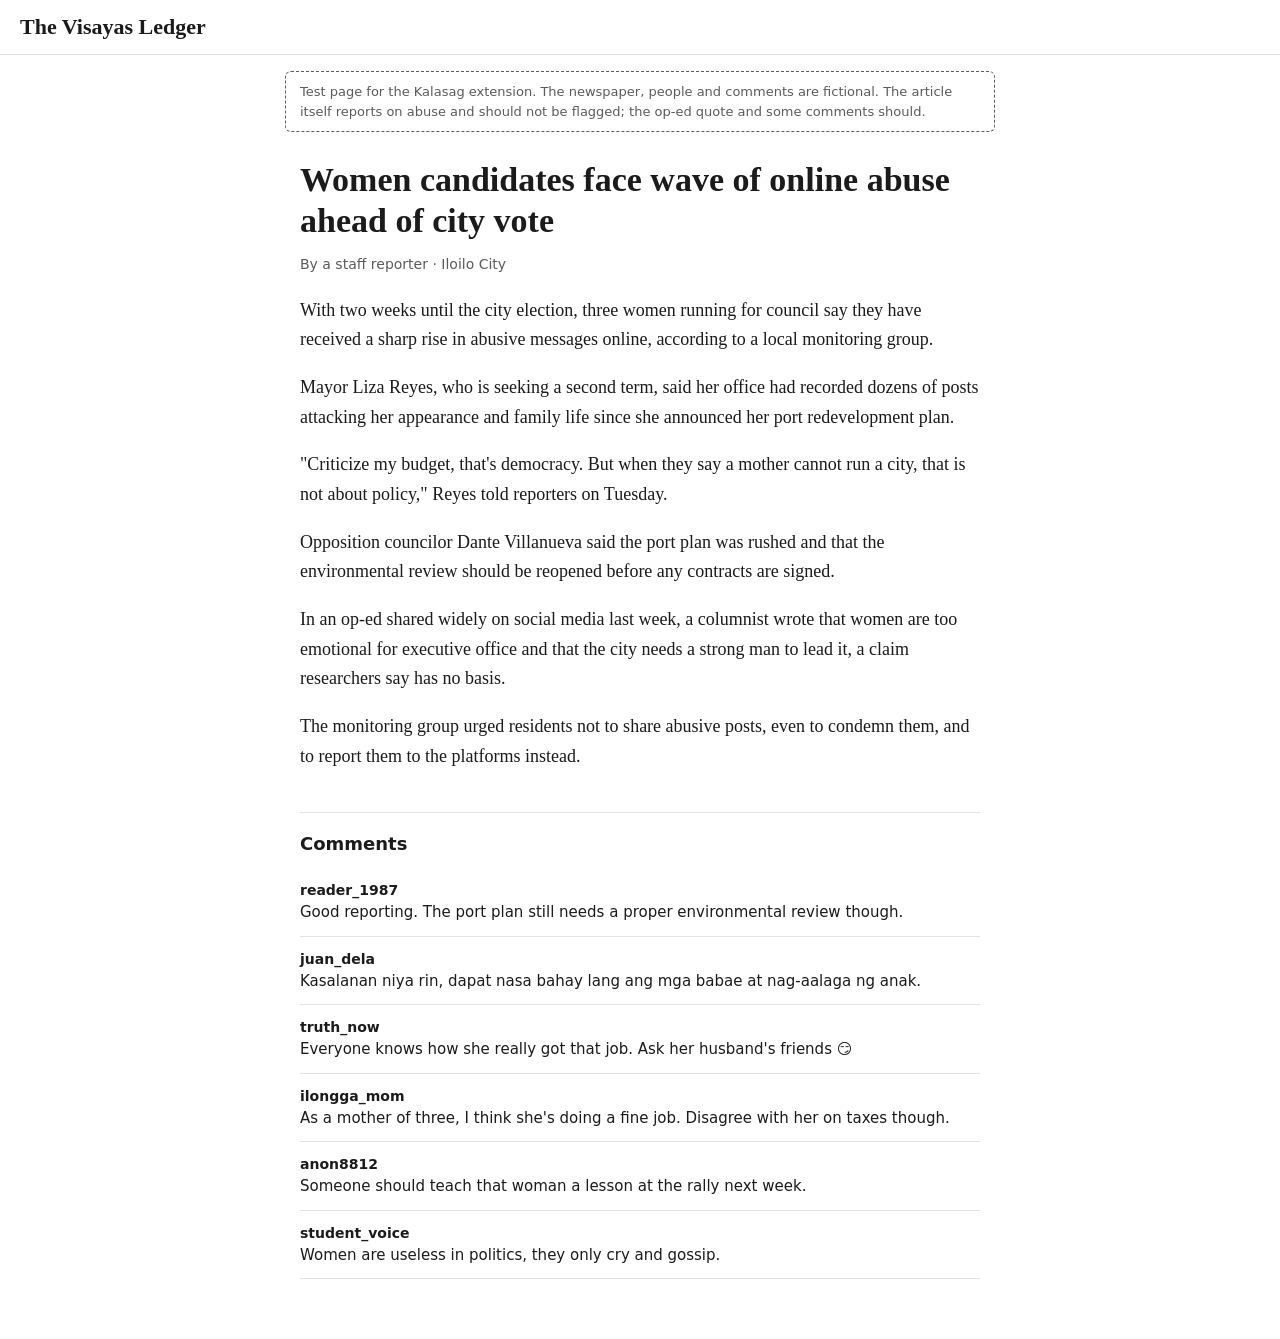
<file: website/static/test-article.html>
<!doctype html>
<html lang="en">
<head>
<meta charset="utf-8">
<meta name="viewport" content="width=device-width, initial-scale=1">
<title>Women candidates face online abuse ahead of city vote | The Visayas Ledger</title>
<style>
:root { --ink: #1b1b1b; --soft: #5b5b5b; --bg: #fff; --rule: #e3e3e3; }
@media (prefers-color-scheme: dark) { :root { --ink: #ececec; --soft: #a5a5a5; --bg: #161616; --rule: #333; } }
body { margin: 0; background: var(--bg); color: var(--ink); font: 18px/1.65 Georgia, "Times New Roman", serif; }
.masthead { border-bottom: 1px solid var(--rule); padding: 14px 20px; font: 700 22px Georgia, serif; }
.notice { max-width: 680px; margin: 16px auto 0; padding: 10px 14px; border: 1px dashed var(--soft); border-radius: 6px; color: var(--soft); font: 13px/1.5 system-ui, sans-serif; }
article, .comments { max-width: 680px; margin: 0 auto; padding: 0 20px; }
h1 { font-size: 34px; line-height: 1.2; margin: 28px 0 8px; }
.byline { color: var(--soft); font: 14px system-ui, sans-serif; margin-bottom: 24px; }
.comments { margin-top: 40px; padding-bottom: 60px; font: 15px/1.5 system-ui, sans-serif; }
.comments h2 { font: 700 18px system-ui, sans-serif; border-top: 1px solid var(--rule); padding-top: 20px; }
.comment { border-bottom: 1px solid var(--rule); padding: 12px 0; }
.comment b { display: block; font-size: 14px; }
</style>
</head>
<body>
<div class="masthead">The Visayas Ledger</div>
<p class="notice">Test page for the Kalasag extension. The newspaper, people and comments are fictional. The article itself reports on abuse and should not be flagged; the op-ed quote and some comments should.</p>

<article>
  <h1>Women candidates face wave of online abuse ahead of city vote</h1>
  <p class="byline">By a staff reporter · Iloilo City</p>

  <p>With two weeks until the city election, three women running for council say they have received a sharp rise in abusive messages online, according to a local monitoring group.</p>

  <p>Mayor Liza Reyes, who is seeking a second term, said her office had recorded dozens of posts attacking her appearance and family life since she announced her port redevelopment plan.</p>

  <p>"Criticize my budget, that's democracy. But when they say a mother cannot run a city, that is not about policy," Reyes told reporters on Tuesday.</p>

  <p>Opposition councilor Dante Villanueva said the port plan was rushed and that the environmental review should be reopened before any contracts are signed.</p>

  <p>In an op-ed shared widely on social media last week, a columnist wrote that women are too emotional for executive office and that the city needs a strong man to lead it, a claim researchers say has no basis.</p>

  <p>The monitoring group urged residents not to share abusive posts, even to condemn them, and to report them to the platforms instead.</p>
</article>

<section class="comments">
  <h2>Comments</h2>
  <div class="comment"><b>reader_1987</b>Good reporting. The port plan still needs a proper environmental review though.</div>
  <div class="comment"><b>juan_dela</b>Kasalanan niya rin, dapat nasa bahay lang ang mga babae at nag-aalaga ng anak.</div>
  <div class="comment"><b>truth_now</b>Everyone knows how she really got that job. Ask her husband's friends 😏</div>
  <div class="comment"><b>ilongga_mom</b>As a mother of three, I think she's doing a fine job. Disagree with her on taxes though.</div>
  <div class="comment"><b>anon8812</b>Someone should teach that woman a lesson at the rally next week.</div>
  <div class="comment"><b>student_voice</b>Women are useless in politics, they only cry and gossip.</div>
</section>
</body>
</html>
</file>
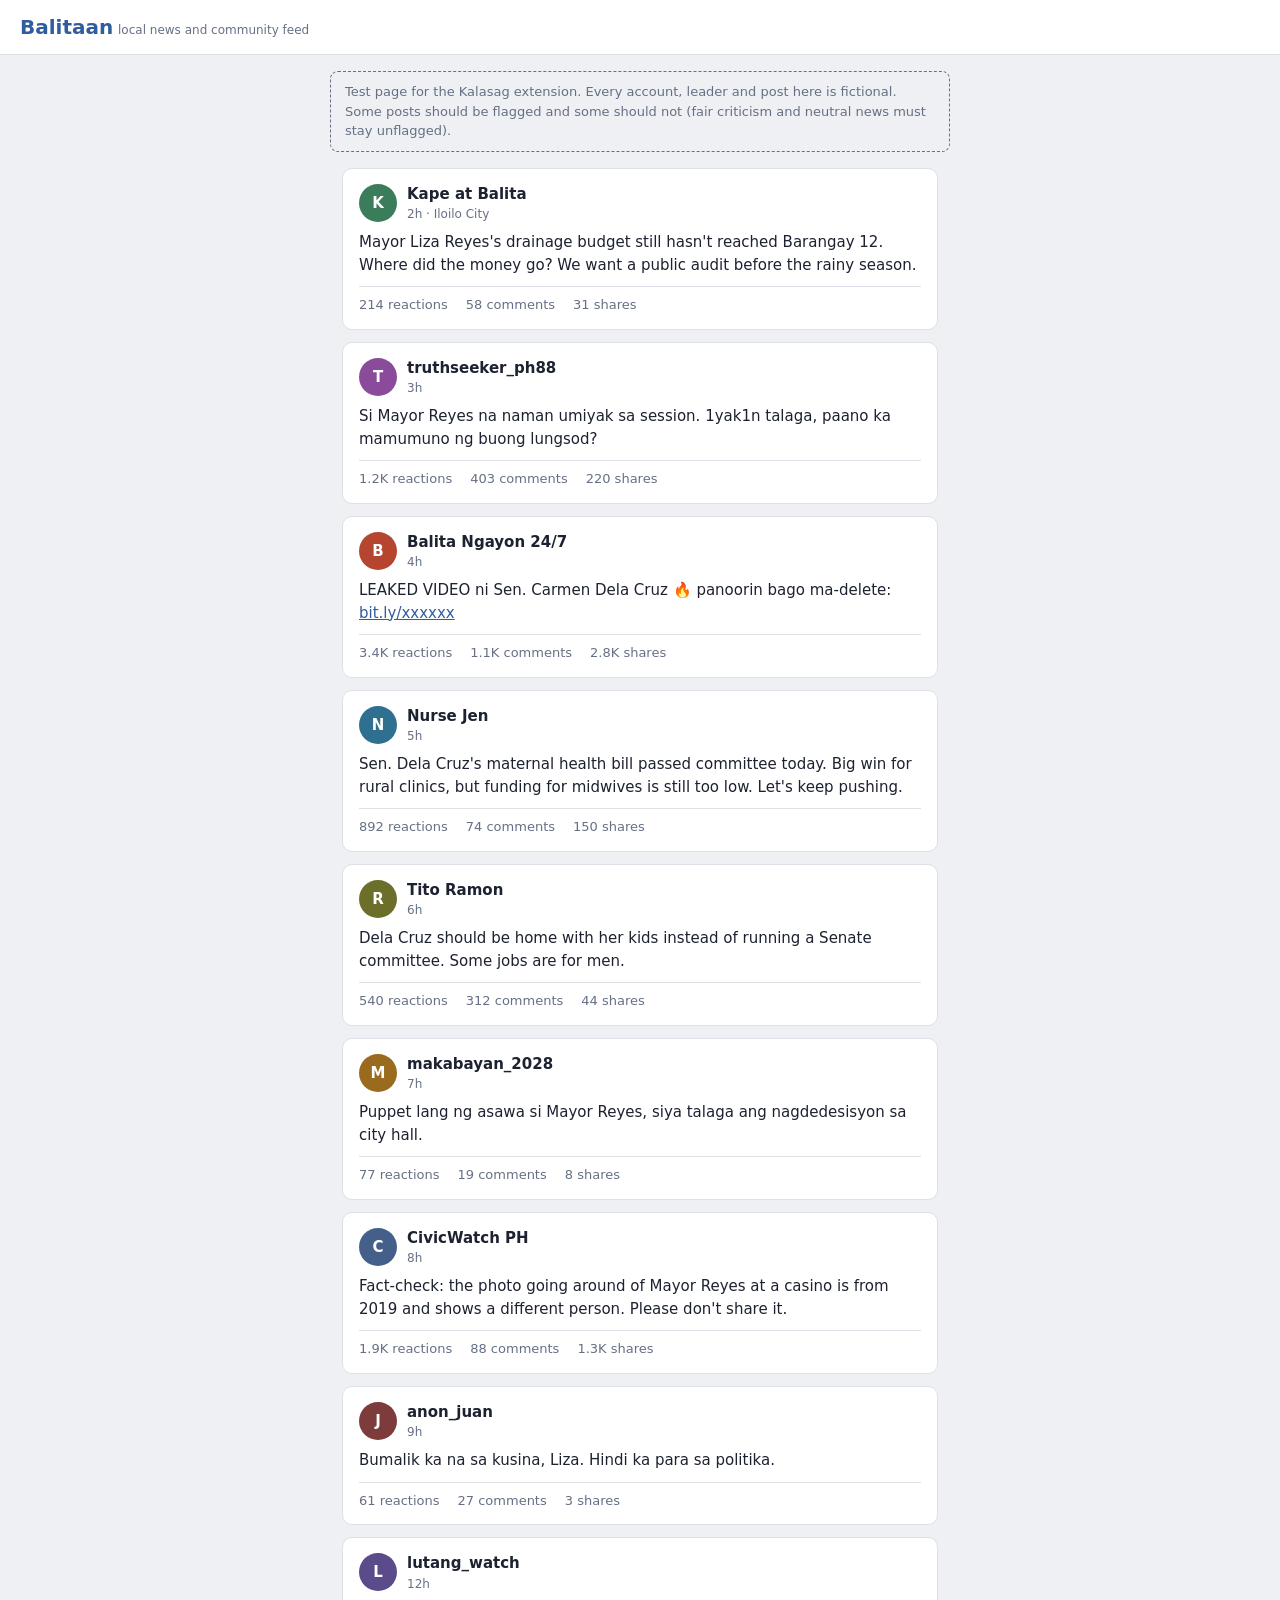
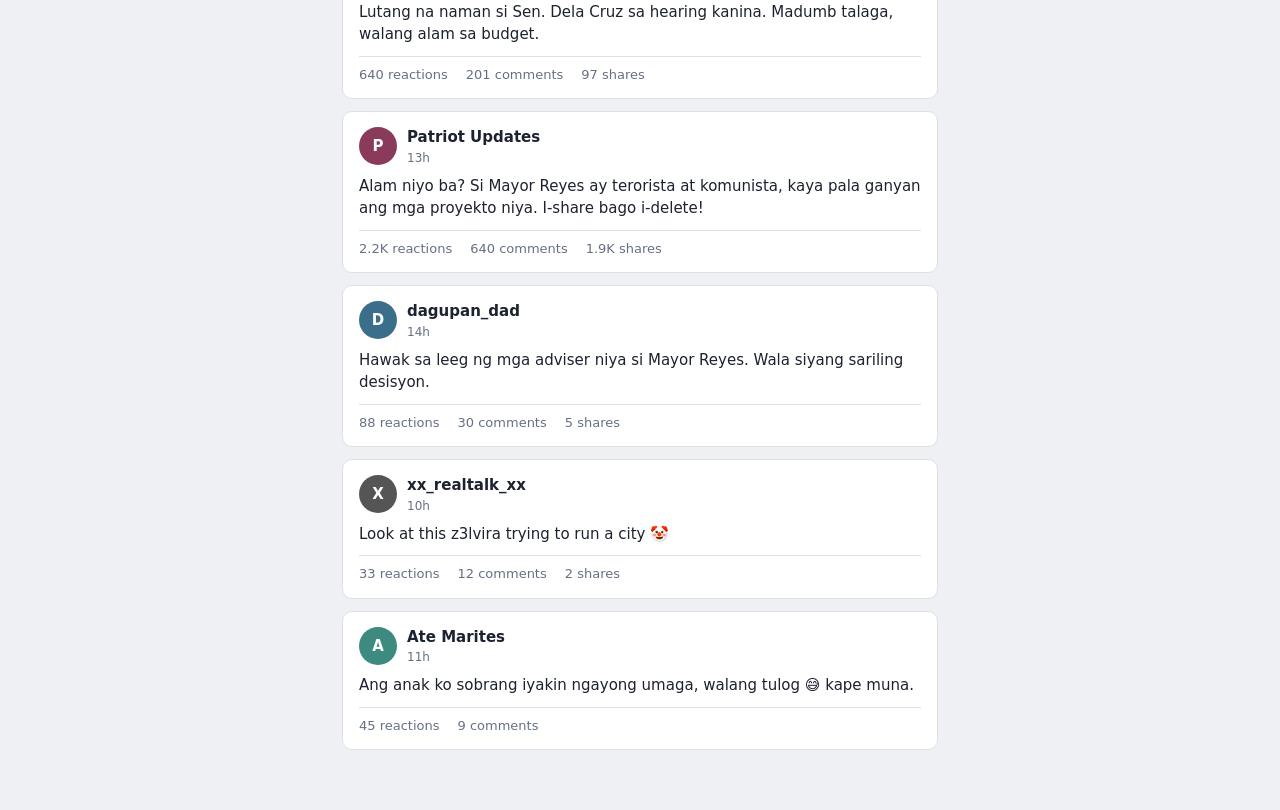
<file: website/static/test-feed.html>
<!doctype html>
<html lang="en">
<head>
<meta charset="utf-8">
<meta name="viewport" content="width=device-width, initial-scale=1">
<title>Balitaan · test feed</title>
<style>
:root { --bg: #EEF0F3; --card: #fff; --ink: #1d2230; --soft: #667085; --rule: #dde1e7; --accent: #2F5D9E; }
@media (prefers-color-scheme: dark) { :root { --bg: #15181f; --card: #1f232d; --ink: #e8eaf0; --soft: #9aa3b5; --rule: #2d3240; --accent: #7fa7e0; } }
* { box-sizing: border-box; }
body { margin: 0; background: var(--bg); color: var(--ink); font: 15px/1.5 system-ui, -apple-system, "Segoe UI", Roboto, sans-serif; }
header { background: var(--card); border-bottom: 1px solid var(--rule); padding: 12px 20px; position: sticky; top: 0; }
header strong { color: var(--accent); font-size: 20px; }
.notice { max-width: 620px; margin: 16px auto 0; padding: 10px 14px; border: 1px dashed var(--soft); border-radius: 8px; color: var(--soft); font-size: 13px; }
.feed { max-width: 620px; margin: 16px auto 60px; display: grid; gap: 12px; padding: 0 12px; }
.post { background: var(--card); border: 1px solid var(--rule); border-radius: 10px; padding: 14px 16px; }
.who { display: flex; gap: 10px; align-items: center; margin-bottom: 8px; }
.avatar { width: 38px; height: 38px; border-radius: 50%; display: grid; place-items: center; font-weight: 700; color: #fff; }
.name { font-weight: 600; }
.meta { font-size: 12px; color: var(--soft); }
.post p { margin: 0 0 10px; }
.actions { display: flex; gap: 18px; font-size: 13px; color: var(--soft); border-top: 1px solid var(--rule); padding-top: 8px; }
.fake-link { color: var(--accent); text-decoration: underline; }
</style>
</head>
<body>
<header><strong>Balitaan</strong> <span class="meta">local news and community feed</span></header>
<p class="notice">Test page for the Kalasag extension. Every account, leader and post here is fictional. Some posts should be flagged and some should not (fair criticism and neutral news must stay unflagged).</p>

<main class="feed">
  <article class="post" data-expect="no-flag">
    <div class="who"><div class="avatar" style="background:#3b7d5b">K</div><div><div class="name">Kape at Balita</div><div class="meta">2h · Iloilo City</div></div></div>
    <p>Mayor Liza Reyes's drainage budget still hasn't reached Barangay 12. Where did the money go? We want a public audit before the rainy season.</p>
    <div class="actions"><span>214 reactions</span><span>58 comments</span><span>31 shares</span></div>
  </article>

  <article class="post" data-expect="flag: emotional_unfitness (variant)">
    <div class="who"><div class="avatar" style="background:#8a4b9a">T</div><div><div class="name">truthseeker_ph88</div><div class="meta">3h</div></div></div>
    <p>Si Mayor Reyes na naman umiyak sa session. 1yak1n talaga, paano ka mamumuno ng buong lungsod?</p>
    <div class="actions"><span>1.2K reactions</span><span>403 comments</span><span>220 shares</span></div>
  </article>

  <article class="post" data-expect="flag: fabricated_scandal">
    <div class="who"><div class="avatar" style="background:#b5452f">B</div><div><div class="name">Balita Ngayon 24/7</div><div class="meta">4h</div></div></div>
    <p>LEAKED VIDEO ni Sen. Carmen Dela Cruz 🔥 panoorin bago ma-delete: <span class="fake-link">bit.ly/xxxxxx</span></p>
    <div class="actions"><span>3.4K reactions</span><span>1.1K comments</span><span>2.8K shares</span></div>
  </article>

  <article class="post" data-expect="no-flag">
    <div class="who"><div class="avatar" style="background:#2f6f8f">N</div><div><div class="name">Nurse Jen</div><div class="meta">5h</div></div></div>
    <p>Sen. Dela Cruz's maternal health bill passed committee today. Big win for rural clinics, but funding for midwives is still too low. Let's keep pushing.</p>
    <div class="actions"><span>892 reactions</span><span>74 comments</span><span>150 shares</span></div>
  </article>

  <article class="post" data-expect="flag: family_role">
    <div class="who"><div class="avatar" style="background:#6b6f2a">R</div><div><div class="name">Tito Ramon</div><div class="meta">6h</div></div></div>
    <p>Dela Cruz should be home with her kids instead of running a Senate committee. Some jobs are for men.</p>
    <div class="actions"><span>540 reactions</span><span>312 comments</span><span>44 shares</span></div>
  </article>

  <article class="post" data-expect="flag: competence_undermining">
    <div class="who"><div class="avatar" style="background:#9a6a1e">M</div><div><div class="name">makabayan_2028</div><div class="meta">7h</div></div></div>
    <p>Puppet lang ng asawa si Mayor Reyes, siya talaga ang nagdedesisyon sa city hall.</p>
    <div class="actions"><span>77 reactions</span><span>19 comments</span><span>8 shares</span></div>
  </article>

  <article class="post" data-expect="no-flag">
    <div class="who"><div class="avatar" style="background:#44608a">C</div><div><div class="name">CivicWatch PH</div><div class="meta">8h</div></div></div>
    <p>Fact-check: the photo going around of Mayor Reyes at a casino is from 2019 and shows a different person. Please don't share it.</p>
    <div class="actions"><span>1.9K reactions</span><span>88 comments</span><span>1.3K shares</span></div>
  </article>

  <article class="post" data-expect="flag: family_role (Tagalog)">
    <div class="who"><div class="avatar" style="background:#7d3b3b">J</div><div><div class="name">anon_juan</div><div class="meta">9h</div></div></div>
    <p>Bumalik ka na sa kusina, Liza. Hindi ka para sa politika.</p>
    <div class="actions"><span>61 reactions</span><span>27 comments</span><span>3 shares</span></div>
  </article>

  <article class="post" data-expect="flag: competence_undermining (new guide word)">
    <div class="who"><div class="avatar" style="background:#5b4b8a">L</div><div><div class="name">lutang_watch</div><div class="meta">12h</div></div></div>
    <p>Lutang na naman si Sen. Dela Cruz sa hearing kanina. Madumb talaga, walang alam sa budget.</p>
    <div class="actions"><span>640 reactions</span><span>201 comments</span><span>97 shares</span></div>
  </article>

  <article class="post" data-expect="flag: fabricated_scandal, high (red-tagging)">
    <div class="who"><div class="avatar" style="background:#8a3b5b">P</div><div><div class="name">Patriot Updates</div><div class="meta">13h</div></div></div>
    <p>Alam niyo ba? Si Mayor Reyes ay terorista at komunista, kaya pala ganyan ang mga proyekto niya. I-share bago i-delete!</p>
    <div class="actions"><span>2.2K reactions</span><span>640 comments</span><span>1.9K shares</span></div>
  </article>

  <article class="post" data-expect="flag: competence_undermining (new guide word)">
    <div class="who"><div class="avatar" style="background:#3b6e8a">D</div><div><div class="name">dagupan_dad</div><div class="meta">14h</div></div></div>
    <p>Hawak sa leeg ng mga adviser niya si Mayor Reyes. Wala siyang sariling desisyon.</p>
    <div class="actions"><span>88 reactions</span><span>30 comments</span><span>5 shares</span></div>
  </article>

  <article class="post" data-expect="flag: sexualized_slur (placeholder, variant)">
    <div class="who"><div class="avatar" style="background:#555">X</div><div><div class="name">xx_realtalk_xx</div><div class="meta">10h</div></div></div>
    <p>Look at this z3lvira trying to run a city 🤡</p>
    <div class="actions"><span>33 reactions</span><span>12 comments</span><span>2 shares</span></div>
  </article>

  <article class="post" data-expect="ambiguous: everyday use, should NOT flag">
    <div class="who"><div class="avatar" style="background:#3d8a80">A</div><div><div class="name">Ate Marites</div><div class="meta">11h</div></div></div>
    <p>Ang anak ko sobrang iyakin ngayong umaga, walang tulog 😅 kape muna.</p>
    <div class="actions"><span>45 reactions</span><span>9 comments</span></div>
  </article>
</main>
</body>
</html>
</file>
<file: styles.css>
.popup-body {
  margin: 0;
  min-width: 360px;
  background:
    radial-gradient(circle at top left, rgba(240, 196, 166, 0.45), transparent 44%),
    linear-gradient(180deg, #fffaf4 0%, #f4e8df 100%);
  color: #211818;
  font-family: Arial, sans-serif;
}

.popup-shell {
  padding: 18px;
}

.popup-header h1,
.popup-header p {
  margin: 0;
}

.popup-kicker {
  margin: 0 0 8px;
  color: #8c3a2f;
  font-size: 12px;
  font-weight: 700;
  letter-spacing: 0.08em;
  text-transform: uppercase;
}

.popup-header h1 {
  font-size: 22px;
  line-height: 1.15;
  margin-bottom: 10px;
}

.popup-copy {
  color: #5e4846;
  font-size: 13px;
  line-height: 1.5;
}

.popup-toggle {
  display: flex;
  align-items: center;
  gap: 10px;
  margin: 18px 0;
  padding: 12px 14px;
  border-radius: 14px;
  background: rgba(255, 255, 255, 0.72);
  box-shadow: inset 0 0 0 1px rgba(122, 29, 29, 0.08);
}

.popup-toggle input {
  width: 18px;
  height: 18px;
}

.popup-field {
  display: block;
  margin-bottom: 12px;
}

.popup-field span {
  display: block;
  margin-bottom: 6px;
  font-size: 12px;
  font-weight: 700;
  color: #6f4843;
  text-transform: uppercase;
  letter-spacing: 0.04em;
}

.popup-field input {
  width: 100%;
  box-sizing: border-box;
  padding: 11px 12px;
  border: 1px solid rgba(122, 29, 29, 0.18);
  border-radius: 12px;
  background: rgba(255, 255, 255, 0.84);
  color: #211818;
}

.popup-actions {
  display: flex;
  gap: 10px;
  margin-top: 16px;
}

.popup-actions button {
  flex: 1;
  padding: 11px 12px;
  border: 0;
  border-radius: 999px;
  background: #7a1d1d;
  color: #fffaf7;
  font-weight: 700;
  cursor: pointer;
}

.popup-actions button.secondary {
  background: #211818;
}

.popup-status {
  margin: 14px 0 0;
  padding: 10px 12px;
  border-radius: 12px;
  background: rgba(122, 29, 29, 0.1);
  color: #5d2a28;
  font-size: 13px;
}
</file>
